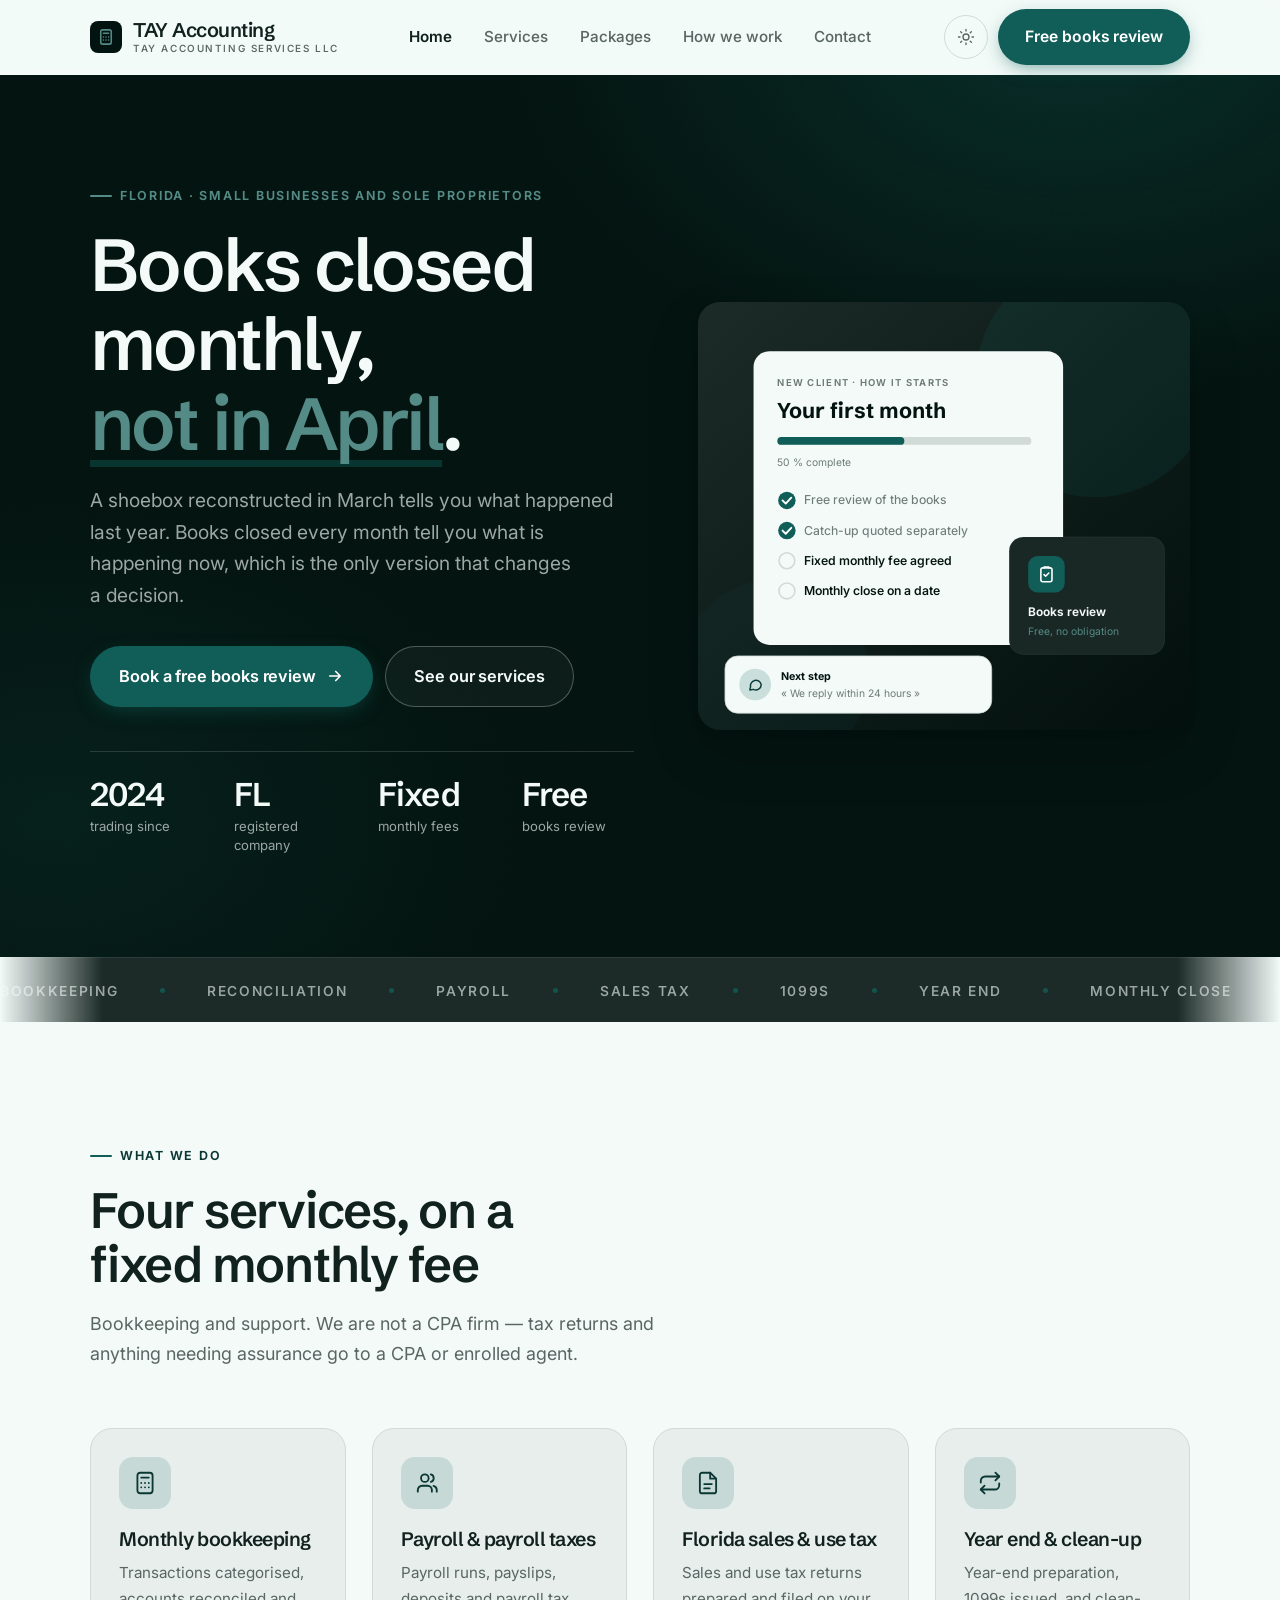
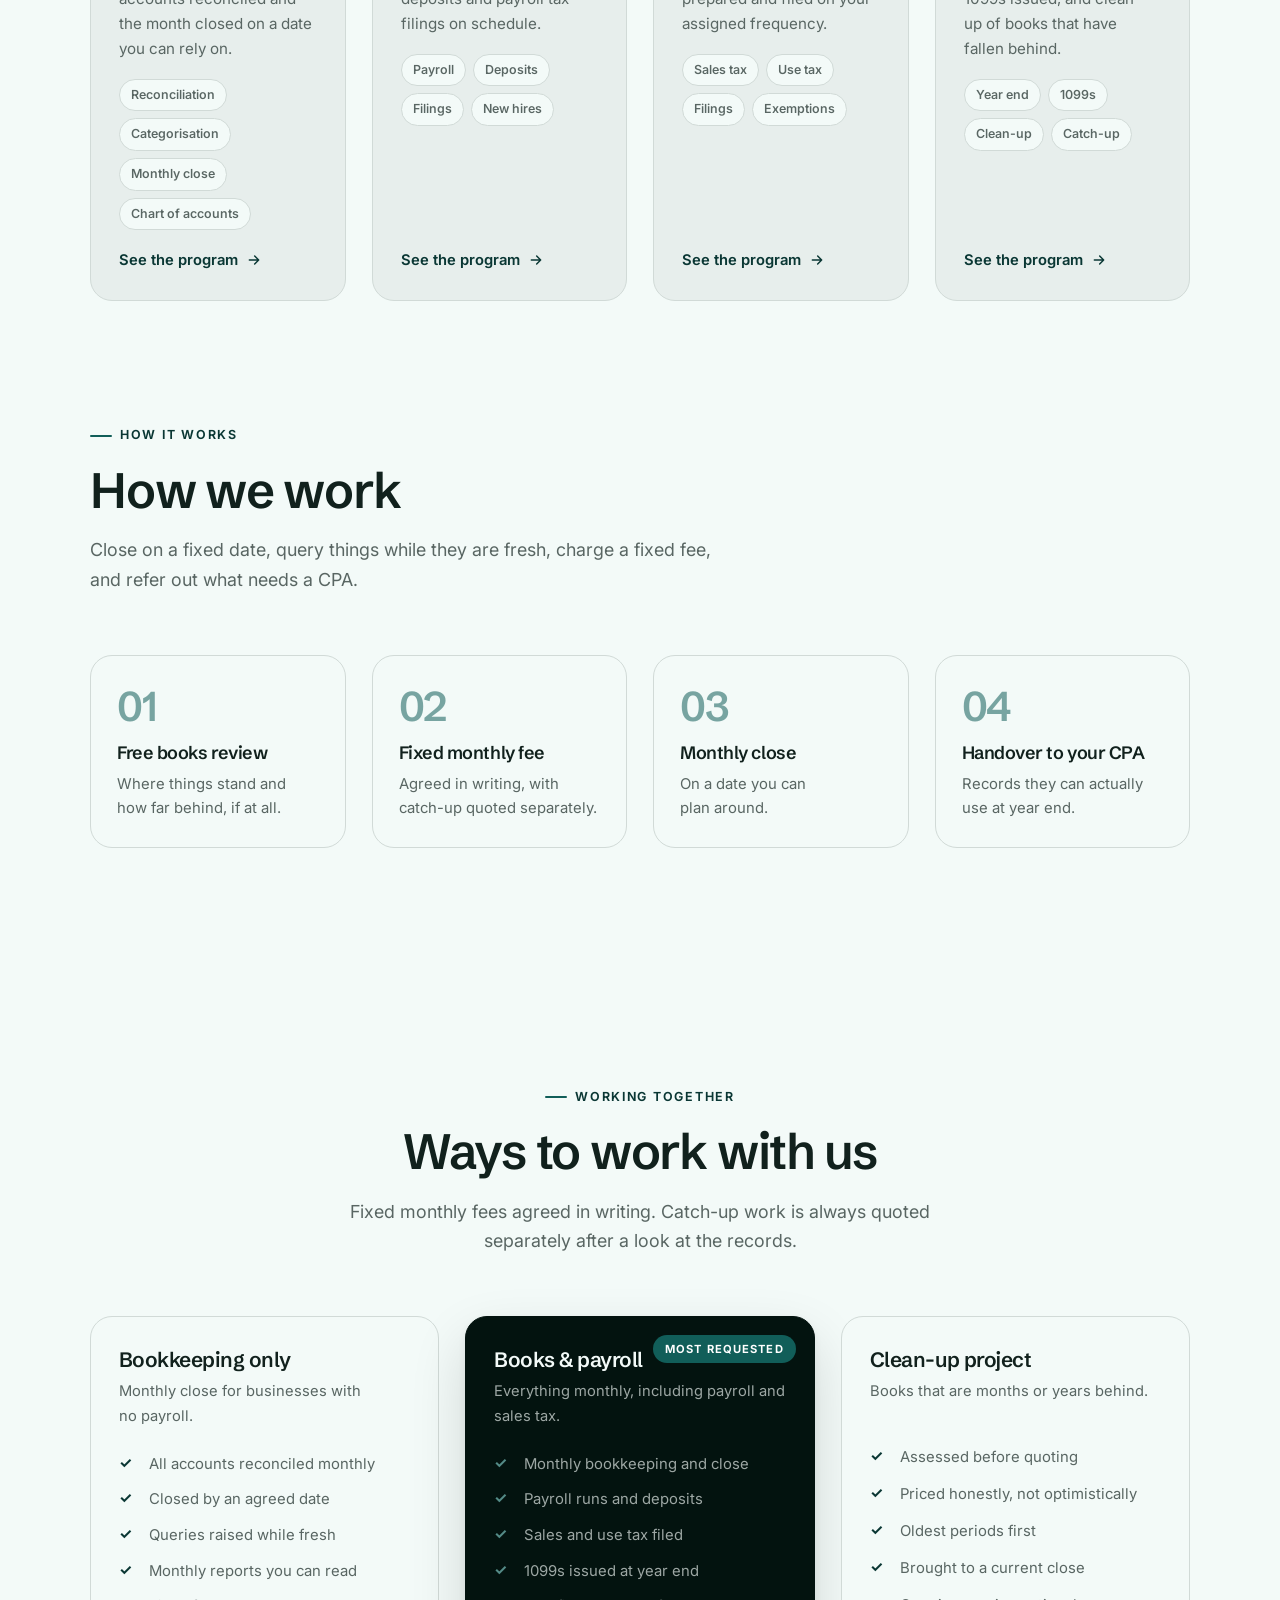
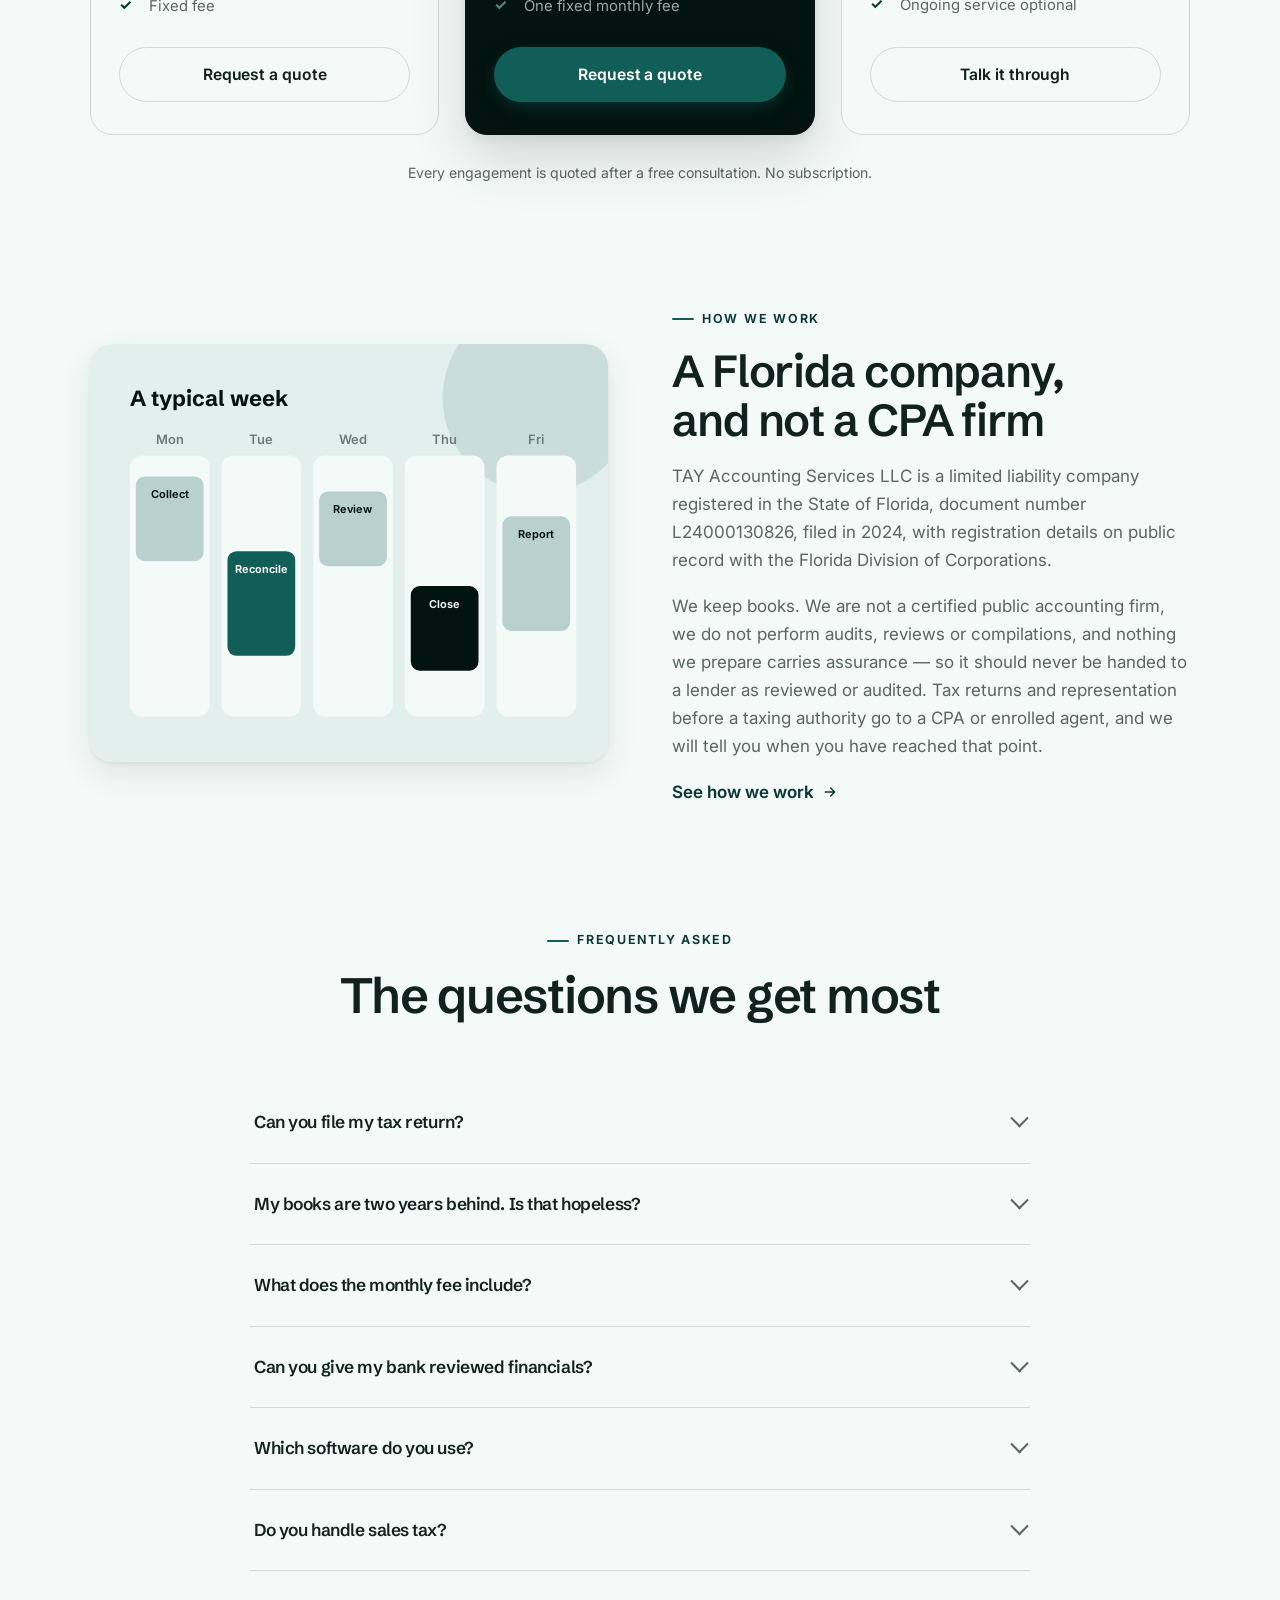
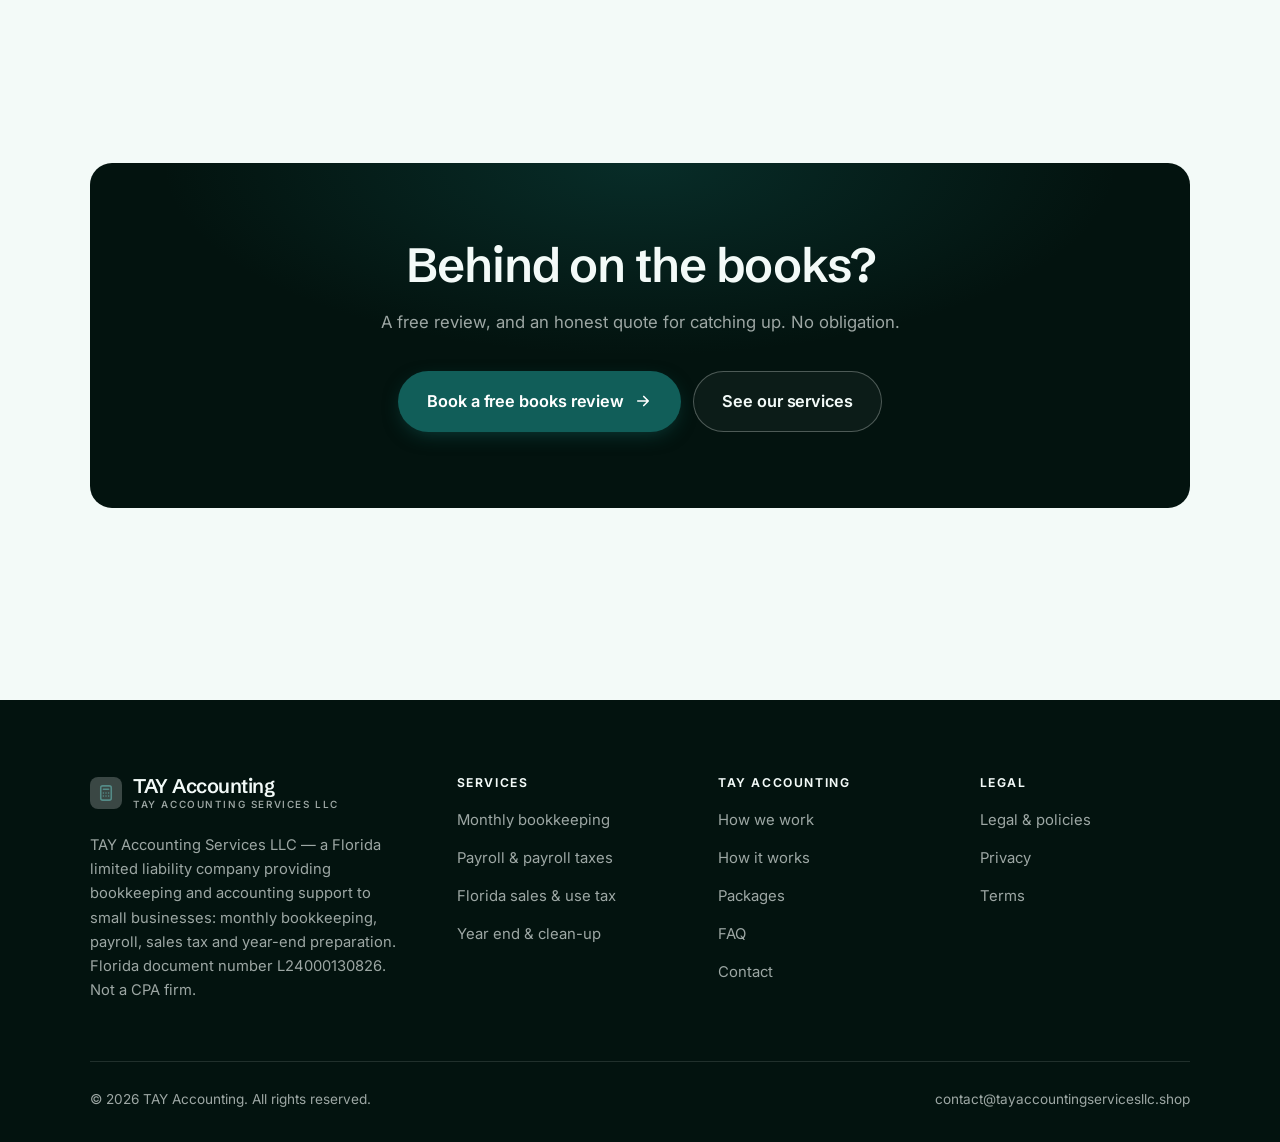
<file: index.html>
<!DOCTYPE html>
<html lang="en" class="no-js">
<head>
<meta charset="utf-8">
<meta name="viewport" content="width=device-width, initial-scale=1">
<title>TAY Accounting Services LLC — bookkeeping for small business</title>
<meta name="description" content="TAY Accounting Services LLC, a Florida bookkeeping company: monthly bookkeeping, payroll, Florida sales tax filing and year-end preparation for small businesses.">
<link rel="canonical" href="https://tayaccountingservicesllc.shop/">

<meta property="og:type" content="website">
<meta property="og:url" content="https://tayaccountingservicesllc.shop/">
<meta property="og:site_name" content="TAY Accounting">
<meta property="og:locale" content="en_US">
<meta property="og:title" content="TAY Accounting Services LLC — bookkeeping for small business">
<meta property="og:description" content="TAY Accounting Services LLC, a Florida bookkeeping company: monthly bookkeeping, payroll, Florida sales tax filing and year-end preparation for small businesses.">
<meta name="theme-color" content="#03130f">

<link rel="icon" href="assets/img/favicon.svg" type="image/svg+xml">
<link rel="preconnect" href="https://fonts.googleapis.com">
<link rel="preconnect" href="https://fonts.gstatic.com" crossorigin>
<link rel="stylesheet" href="https://fonts.googleapis.com/css2?family=Schibsted+Grotesk:wght@400..700&family=Inter:wght@400..700&display=swap">
<link rel="stylesheet" href="assets/css/style.css">

<!-- Thème appliqué avant le premier rendu (évite le flash) -->
<script>
document.documentElement.classList.remove('no-js');
(function(){try{var t=localStorage.getItem('site-theme');if(t){document.documentElement.setAttribute('data-theme',t);}}catch(e){}})();
</script>
<script type="application/ld+json">
{
  "@context": "https://schema.org",
  "@type": "Organization",
  "name": "TAY Accounting",
  "url": "https://tayaccountingservicesllc.shop/",
  "email": "contact@tayaccountingservicesllc.shop",
  "description": "TAY Accounting Services LLC, a Florida bookkeeping company: monthly bookkeeping, payroll, Florida sales tax filing and year-end preparation for small businesses.",
  "areaServed": "US",
  "knowsLanguage": "en"
}
</script>
</head>

<body>
<a class="skip-link" href="#main">Skip to main content</a>

<header class="site-header">
  <nav class="wrap nav" aria-label="Main navigation">
    <a class="brand" href="index.html">
      <svg class="brand__mark" viewBox="0 0 64 64" aria-hidden="true">
        <rect class="bm-bg" width="64" height="64" rx="16"/>
        <g class="bm-ic" transform="translate(14 14) scale(1.5)" fill="none" stroke-width="2.1" stroke-linecap="round" stroke-linejoin="round"><rect x="5" y="2.5" width="14" height="19" rx="2.5"/><path d="M8.5 7h7M8.5 12h.01M12 12h.01M15.5 12h.01M8.5 16h.01M12 16h.01M15.5 16h.01"/></g>
      </svg>
      <span>TAY Accounting<span class="brand__sub">TAY Accounting Services LLC</span></span>
    </a>

    <ul class="nav__links" id="nav-links">
      <li><a href="index.html" aria-current="page">Home</a></li>
      <li><a href="programs.html">Services</a></li>
      <li><a href="index.html#pricing">Packages</a></li>
      <li><a href="about.html">How we work</a></li>
      <li><a href="contact.html">Contact</a></li>
      <li><a class="btn btn--primary" href="contact.html">Free books review</a></li>
    </ul>

    <div class="nav__cta">
      <button class="theme-toggle" type="button" aria-label="Switch to dark theme">
        <svg class="icon-sun" viewBox="0 0 24 24" fill="none" stroke="currentColor" stroke-width="1.8" stroke-linecap="round" aria-hidden="true"><circle cx="12" cy="12" r="4"/><path d="M12 2v2m0 16v2M2 12h2m16 0h2M4.9 4.9l1.4 1.4m11.4 11.4 1.4 1.4M19.1 4.9l-1.4 1.4M6.3 17.7l-1.4 1.4"/></svg>
        <svg class="icon-moon" viewBox="0 0 24 24" fill="none" stroke="currentColor" stroke-width="1.8" stroke-linecap="round" stroke-linejoin="round" aria-hidden="true"><path d="M21 12.8A9 9 0 1 1 11.2 3a7 7 0 0 0 9.8 9.8z"/></svg>
      </button>
      <a class="btn btn--primary" href="contact.html">Free books review</a>
      <button class="nav__toggle" type="button" aria-expanded="false" aria-controls="nav-links" aria-label="Open menu">
        <svg class="icon-open" viewBox="0 0 24 24" fill="none" stroke="currentColor" stroke-width="2" stroke-linecap="round" aria-hidden="true"><path d="M3 6h18M3 12h18M3 18h18"/></svg>
        <svg class="icon-close" viewBox="0 0 24 24" fill="none" stroke="currentColor" stroke-width="2" stroke-linecap="round" aria-hidden="true"><path d="M6 6l12 12M18 6L6 18"/></svg>
      </button>
    </div>
  </nav>
</header>

<main id="main">

<section class="hero">
  <div class="wrap hero__inner">
    <div>
      <span class="eyebrow hero__eyebrow">Florida · Small businesses and sole proprietors</span>
      <h1>Books closed monthly,<br> <em>not in April</em>.</h1>
      <p class="hero__lede">A shoebox reconstructed in March tells you what happened last year. Books closed every month tell you what is happening now, which is the only version that changes a decision.</p>

      <div class="hero__actions">
        <a class="btn btn--primary btn--lg" href="contact.html">Book a free books review <svg viewBox="0 0 24 24" fill="none" stroke="currentColor" stroke-width="2.2" stroke-linecap="round" stroke-linejoin="round" aria-hidden="true"><path d="M5 12h14M13 6l6 6-6 6"/></svg></a>
        <a class="btn btn--on-dark btn--lg" href="programs.html">See our services</a>
      </div>

      <ul class="hero__proof">
        <li><span class="stat__num">2024</span><span class="stat__label">trading since</span></li>
        <li><span class="stat__num">FL</span><span class="stat__label">registered company</span></li>
        <li><span class="stat__num">Fixed</span><span class="stat__label">monthly fees</span></li>
        <li><span class="stat__num">Free</span><span class="stat__label">books review</span></li>
      </ul>
    </div>

    <div class="hero__art">
      <svg viewBox="0 0 620 540" role="img" aria-label="How bookkeeping with TAY Accounting starts, from free review to a monthly close date.">
        <defs>
          <linearGradient id="hbg" x1="0" y1="0" x2="1" y2="1">
            <stop offset="0" stop-color="#1c2b27"/><stop offset="1" stop-color="#020f0c"/>
          </linearGradient>
        </defs>
        <rect width="620" height="540" rx="22" fill="url(#hbg)"/>
        <circle cx="500" cy="96" r="150" fill="#115e59" opacity=".16"/>
        <circle cx="96" cy="470" r="120" fill="#115e59" opacity=".08"/>

        <g style="font-family: var(--font-body)">
          <!-- Carte programme -->
          <rect x="70" y="62" width="390" height="370" rx="20" fill="#f3faf8"/>
          <text x="100" y="106" font-size="12" font-weight="650" letter-spacing="1.6" fill="#6f7b78">NEW CLIENT · HOW IT STARTS</text>
          <text x="100" y="146" font-size="27" font-weight="700" fill="#03130f" style="font-family: var(--font-display)">Your first month</text>
          <rect x="100" y="170" width="320" height="10" rx="5" fill="#d1dad7"/>
          <rect x="100" y="170" width="160" height="10" rx="5" fill="#115e59"/>
          <text x="100" y="206" font-size="13" fill="#6f7b78">50 % complete</text>
          <circle cx="112" cy="250" r="11" fill="#115e59"/><path d="M106.5 250l4 4 7-7.5" fill="none" stroke="#ffffff" stroke-width="2.4" stroke-linecap="round" stroke-linejoin="round"/><text x="134" y="255" font-size="15.5" fill="#6f7b78" font-weight="450">Free review of the books</text>
          <circle cx="112" cy="288" r="11" fill="#115e59"/><path d="M106.5 288l4 4 7-7.5" fill="none" stroke="#ffffff" stroke-width="2.4" stroke-linecap="round" stroke-linejoin="round"/><text x="134" y="293" font-size="15.5" fill="#6f7b78" font-weight="450">Catch-up quoted separately</text>
          <circle cx="112" cy="326" r="10" fill="none" stroke="#d1dad7" stroke-width="2"/><text x="134" y="331" font-size="15.5" fill="#03130f" font-weight="560">Fixed monthly fee agreed</text>
          <circle cx="112" cy="364" r="10" fill="none" stroke="#d1dad7" stroke-width="2"/><text x="134" y="369" font-size="15.5" fill="#03130f" font-weight="560">Monthly close on a date</text>

          <!-- Carte séance -->
          <rect x="392" y="296" width="196" height="148" rx="18" fill="#1a2825" stroke="#ffffff" stroke-opacity=".08"/>
          <rect x="416" y="320" width="46" height="46" rx="12" fill="#115e59"/>
          <g transform="translate(427 331)" fill="none" stroke="#ffffff" color="#ffffff" stroke-width="2" stroke-linecap="round" stroke-linejoin="round"><rect x="5" y="4" width="14" height="17.5" rx="2.5"/><path d="M9 4V3h6v1M9 12.5l2 2 4-4"/></g>
          <text x="416" y="396" font-size="15" font-weight="650" fill="#f3faf8">Books review</text>
          <text x="416" y="420" font-size="13" fill="#548b87">Free, no obligation</text>

          <!-- Retour du coach -->
          <rect x="34" y="446" width="336" height="72" rx="16" fill="#f3faf8" stroke="#d1dad7"/>
          <circle cx="72" cy="482" r="20" fill="#cadedb"/>
          <g transform="translate(62 472) scale(.84)" fill="none" stroke="#0b3d3a" stroke-width="2.2" stroke-linecap="round" stroke-linejoin="round"><path d="M21 12a8 8 0 0 1-11.6 7.1L4 20l1-4.6A8 8 0 1 1 21 12z"/></g>
          <text x="104" y="476" font-size="13.5" font-weight="700" fill="#03130f">Next step</text>
          <text x="104" y="498" font-size="13" fill="#6f7b78">« We reply within 24 hours »</text>
        </g>
      </svg>
    </div>
  </div>
</section>

<div class="marquee" aria-hidden="true">
  <div class="marquee__track"><span>Bookkeeping</span><span>Reconciliation</span><span>Payroll</span><span>Sales tax</span><span>1099s</span><span>Year end</span><span>Monthly close</span><span>Chart of accounts</span><span>Clean-up</span><span>Fixed fees</span><span>Bookkeeping</span><span>Reconciliation</span><span>Payroll</span><span>Sales tax</span><span>1099s</span><span>Year end</span><span>Monthly close</span><span>Chart of accounts</span><span>Clean-up</span><span>Fixed fees</span></div>
</div>

<section class="section wrap" id="programs">
  <div class="section-head reveal">
    <span class="eyebrow">What we do</span>
    <h2>Four services, on a fixed monthly fee</h2>
    <p>Bookkeeping and support. We are not a CPA firm — tax returns and anything needing assurance go to a CPA or enrolled agent.</p>
  </div>
  <div class="grid grid--4 reveal-group">
    <a class="card" href="programs.html#bookkeeping">
      <div class="card__icon"><svg viewBox="0 0 24 24" fill="none" stroke="currentColor" stroke-width="1.7" stroke-linecap="round" stroke-linejoin="round" aria-hidden="true"><rect x="5" y="2.5" width="14" height="19" rx="2.5"/><path d="M8.5 7h7M8.5 12h.01M12 12h.01M15.5 12h.01M8.5 16h.01M12 16h.01M15.5 16h.01"/></svg></div>
      <h3>Monthly bookkeeping</h3>
      <p>Transactions categorised, accounts reconciled and the month closed on a date you can rely on.</p>
      <ul class="tags"><li>Reconciliation</li><li>Categorisation</li><li>Monthly close</li><li>Chart of accounts</li></ul>
      <span class="arrow-link">See the program <svg viewBox="0 0 24 24" fill="none" stroke="currentColor" stroke-width="2.2" stroke-linecap="round" stroke-linejoin="round" aria-hidden="true"><path d="M5 12h14M13 6l6 6-6 6"/></svg></span>
    </a>
    <a class="card" href="programs.html#payroll">
      <div class="card__icon"><svg viewBox="0 0 24 24" fill="none" stroke="currentColor" stroke-width="1.7" stroke-linecap="round" stroke-linejoin="round" aria-hidden="true"><path d="M16.5 20v-1.5a4 4 0 0 0-4-4h-5a4 4 0 0 0-4 4V20"/><circle cx="10" cy="7.5" r="3.5"/><path d="M21 20v-1.5a4 4 0 0 0-3-3.9M15.5 4.1a3.5 3.5 0 0 1 0 6.8"/></svg></div>
      <h3>Payroll &amp; payroll taxes</h3>
      <p>Payroll runs, payslips, deposits and payroll tax filings on schedule.</p>
      <ul class="tags"><li>Payroll</li><li>Deposits</li><li>Filings</li><li>New hires</li></ul>
      <span class="arrow-link">See the program <svg viewBox="0 0 24 24" fill="none" stroke="currentColor" stroke-width="2.2" stroke-linecap="round" stroke-linejoin="round" aria-hidden="true"><path d="M5 12h14M13 6l6 6-6 6"/></svg></span>
    </a>
    <a class="card" href="programs.html#salestax">
      <div class="card__icon"><svg viewBox="0 0 24 24" fill="none" stroke="currentColor" stroke-width="1.7" stroke-linecap="round" stroke-linejoin="round" aria-hidden="true"><path d="M14 2.5H6.5A2 2 0 0 0 4.5 4.5v15a2 2 0 0 0 2 2h11a2 2 0 0 0 2-2V8z"/><path d="M14 2.5V8h5.5M8.5 13h7M8.5 17h5"/></svg></div>
      <h3>Florida sales &amp; use tax</h3>
      <p>Sales and use tax returns prepared and filed on your assigned frequency.</p>
      <ul class="tags"><li>Sales tax</li><li>Use tax</li><li>Filings</li><li>Exemptions</li></ul>
      <span class="arrow-link">See the program <svg viewBox="0 0 24 24" fill="none" stroke="currentColor" stroke-width="2.2" stroke-linecap="round" stroke-linejoin="round" aria-hidden="true"><path d="M5 12h14M13 6l6 6-6 6"/></svg></span>
    </a>
    <a class="card" href="programs.html#yearend">
      <div class="card__icon"><svg viewBox="0 0 24 24" fill="none" stroke="currentColor" stroke-width="1.7" stroke-linecap="round" stroke-linejoin="round" aria-hidden="true"><path d="M17 2.5l3.5 3.5L17 9.5"/><path d="M3.5 11.5V10A4 4 0 0 1 7.5 6h13M7 21.5 3.5 18 7 14.5"/><path d="M20.5 12.5V14a4 4 0 0 1-4 4h-13"/></svg></div>
      <h3>Year end &amp; clean-up</h3>
      <p>Year-end preparation, 1099s issued, and clean-up of books that have fallen behind.</p>
      <ul class="tags"><li>Year end</li><li>1099s</li><li>Clean-up</li><li>Catch-up</li></ul>
      <span class="arrow-link">See the program <svg viewBox="0 0 24 24" fill="none" stroke="currentColor" stroke-width="2.2" stroke-linecap="round" stroke-linejoin="round" aria-hidden="true"><path d="M5 12h14M13 6l6 6-6 6"/></svg></span>
    </a>
  </div>
</section>

<section class="section section--flush wrap" id="how-it-works">
  <div class="section-head reveal">
    <span class="eyebrow">How it works</span>
    <h2>How we work</h2>
    <p>Close on a fixed date, query things while they are fresh, charge a fixed fee, and refer out what needs a CPA.</p>
  </div>
  <div class="grid grid--4 steps reveal-group">
    <article class="step">
      <h3>Free books review</h3>
      <p>Where things stand and how far behind, if at all.</p>
    </article>
    <article class="step">
      <h3>Fixed monthly fee</h3>
      <p>Agreed in writing, with catch-up quoted separately.</p>
    </article>
    <article class="step">
      <h3>Monthly close</h3>
      <p>On a date you can plan around.</p>
    </article>
    <article class="step">
      <h3>Handover to your CPA</h3>
      <p>Records they can actually use at year end.</p>
    </article>
  </div>
</section>

<section class="section wrap" id="pricing">
  <div class="section-head section-head--center reveal">
    <span class="eyebrow">Working together</span>
    <h2>Ways to work with us</h2>
    <p>Fixed monthly fees agreed in writing. Catch-up work is always quoted separately after a look at the records.</p>
  </div>
  <div class="grid grid--3 plans reveal-group">
    <article class="plan">
      
      <h3>Bookkeeping only</h3>
      <p class="plan__desc">Monthly close for businesses with no payroll.</p>
      
      <ul class="plan__features">
        <li>All accounts reconciled monthly</li>
        <li>Closed by an agreed date</li>
        <li>Queries raised while fresh</li>
        <li>Monthly reports you can read</li>
        <li>Fixed fee</li>
      </ul>
      <a class="btn btn--ghost btn--block" href="contact.html">Request a quote</a>
    </article>
    <article class="plan plan--featured">
      <span class="plan__tag">Most requested</span>
      <h3>Books &amp; payroll</h3>
      <p class="plan__desc">Everything monthly, including payroll and sales tax.</p>
      
      <ul class="plan__features">
        <li>Monthly bookkeeping and close</li>
        <li>Payroll runs and deposits</li>
        <li>Sales and use tax filed</li>
        <li>1099s issued at year end</li>
        <li>One fixed monthly fee</li>
      </ul>
      <a class="btn btn--primary btn--block" href="contact.html">Request a quote</a>
    </article>
    <article class="plan">
      
      <h3>Clean-up project</h3>
      <p class="plan__desc">Books that are months or years behind.</p>
      
      <ul class="plan__features">
        <li>Assessed before quoting</li>
        <li>Priced honestly, not optimistically</li>
        <li>Oldest periods first</li>
        <li>Brought to a current close</li>
        <li>Ongoing service optional</li>
      </ul>
      <a class="btn btn--ghost btn--block" href="contact.html">Talk it through</a>
    </article>
  </div>
  <p class="plans-note">Every engagement is quoted after a free consultation. No subscription.</p>
</section>

<section class="section section--flush wrap">
  <div class="split reveal">
    <div class="split__art">
      <svg viewBox="0 0 520 420" role="img" aria-label="Example of a typical week: Collect, Reconcile, Review, Close, Report.">
        <rect width="520" height="420" rx="20" fill="#e3efed"/>
        <circle cx="450" cy="54" r="96" fill="#115e59" opacity=".12"/>
        <g style="font-family: var(--font-body)">
        <text x="40" y="62" font-size="22" font-weight="700" fill="#03130f" style="font-family: var(--font-display)">A typical week</text>
        <text x="80" y="100" text-anchor="middle" font-size="13" font-weight="600" fill="#6f7b78">Mon</text>
        <rect x="40" y="112" width="80" height="262" rx="12" fill="#f3faf8"/>
        <rect x="46" y="133" width="68" height="85" rx="9" fill="#b8d1cf"/>
        <text x="80" y="155" text-anchor="middle" font-size="11" font-weight="650" fill="#03130f">Collect</text>
        <text x="172" y="100" text-anchor="middle" font-size="13" font-weight="600" fill="#6f7b78">Tue</text>
        <rect x="132" y="112" width="80" height="262" rx="12" fill="#f3faf8"/>
        <rect x="138" y="208" width="68" height="105" rx="9" fill="#115e59"/>
        <text x="172" y="230" text-anchor="middle" font-size="11" font-weight="650" fill="#ffffff">Reconcile</text>
        <text x="264" y="100" text-anchor="middle" font-size="13" font-weight="600" fill="#6f7b78">Wed</text>
        <rect x="224" y="112" width="80" height="262" rx="12" fill="#f3faf8"/>
        <rect x="230" y="148" width="68" height="75" rx="9" fill="#b8d1cf"/>
        <text x="264" y="170" text-anchor="middle" font-size="11" font-weight="650" fill="#03130f">Review</text>
        <text x="356" y="100" text-anchor="middle" font-size="13" font-weight="600" fill="#6f7b78">Thu</text>
        <rect x="316" y="112" width="80" height="262" rx="12" fill="#f3faf8"/>
        <rect x="322" y="243" width="68" height="85" rx="9" fill="#03130f"/>
        <text x="356" y="265" text-anchor="middle" font-size="11" font-weight="650" fill="#f3faf8">Close</text>
        <text x="448" y="100" text-anchor="middle" font-size="13" font-weight="600" fill="#6f7b78">Fri</text>
        <rect x="408" y="112" width="80" height="262" rx="12" fill="#f3faf8"/>
        <rect x="414" y="173" width="68" height="115" rx="9" fill="#b8d1cf"/>
        <text x="448" y="195" text-anchor="middle" font-size="11" font-weight="650" fill="#03130f">Report</text>
        </g>
      </svg>
    </div>
    <div>
      <span class="eyebrow">How we work</span>
      <h2>A Florida company, and not a CPA firm</h2>
      <p>TAY Accounting Services LLC is a limited liability company registered in the State of Florida, document number L24000130826, filed in 2024, with registration details on public record with the Florida Division of Corporations.</p>
      <p>We keep books. We are not a certified public accounting firm, we do not perform audits, reviews or compilations, and nothing we prepare carries assurance — so it should never be handed to a lender as reviewed or audited. Tax returns and representation before a taxing authority go to a CPA or enrolled agent, and we will tell you when you have reached that point.</p>
      <p><a class="arrow-link" href="about.html">See how we work <svg viewBox="0 0 24 24" fill="none" stroke="currentColor" stroke-width="2.2" stroke-linecap="round" stroke-linejoin="round" aria-hidden="true"><path d="M5 12h14M13 6l6 6-6 6"/></svg></a></p>
    </div>
  </div>
</section>

<section class="section section--flush wrap" id="faq">
  <div class="section-head section-head--center reveal">
    <span class="eyebrow">Frequently asked</span>
    <h2>The questions we get most</h2>
  </div>
  <div class="faq reveal">
    <details>
      <summary>Can you file my tax return?</summary>
      <p>No. We prepare the records your CPA or enrolled agent files from, and we will refer you if you do not have one. Keeping that line clear is to your benefit.</p>
    </details>
    <details>
      <summary>My books are two years behind. Is that hopeless?</summary>
      <p>No, and it is very common. Catch-up is quoted separately after we have looked, because anyone who prices it sight unseen is guessing.</p>
    </details>
    <details>
      <summary>What does the monthly fee include?</summary>
      <p>Stated in writing before we start. Catch-up work and one-off projects are always separate, so the monthly figure stays predictable.</p>
    </details>
    <details>
      <summary>Can you give my bank reviewed financials?</summary>
      <p>No. That is an attest service and requires a CPA firm. We can prepare the underlying records for a CPA to work from.</p>
    </details>
    <details>
      <summary>Which software do you use?</summary>
      <p>Whatever you already use, within reason. If you are on spreadsheets we will tell you honestly whether that is still working.</p>
    </details>
    <details>
      <summary>Do you handle sales tax?</summary>
      <p>Yes, including watching your assigned filing frequency, which the state changes more often than people expect.</p>
    </details>
  </div>
</section>

<section class="wrap section--tight">
  <div class="cta-band reveal">
    <h2>Behind on the books?</h2>
    <p>A free review, and an honest quote for catching up. No obligation.</p>
    <div class="hero__actions">
      <a class="btn btn--primary btn--lg" href="contact.html">Book a free books review <svg viewBox="0 0 24 24" fill="none" stroke="currentColor" stroke-width="2.2" stroke-linecap="round" stroke-linejoin="round" aria-hidden="true"><path d="M5 12h14M13 6l6 6-6 6"/></svg></a>
      <a class="btn btn--on-dark btn--lg" href="programs.html">See our services</a>
    </div>
  </div>
</section>

</main>

<footer class="site-footer">
  <div class="wrap">
    <div class="footer__grid">
      <div class="footer__brand">
        <a class="brand" href="index.html">
          <svg class="brand__mark" viewBox="0 0 64 64" aria-hidden="true">
        <rect class="bm-bg" width="64" height="64" rx="16"/>
        <g class="bm-ic" transform="translate(14 14) scale(1.5)" fill="none" stroke-width="2.1" stroke-linecap="round" stroke-linejoin="round"><rect x="5" y="2.5" width="14" height="19" rx="2.5"/><path d="M8.5 7h7M8.5 12h.01M12 12h.01M15.5 12h.01M8.5 16h.01M12 16h.01M15.5 16h.01"/></g>
      </svg>
          <span>TAY Accounting<span class="brand__sub">TAY Accounting Services LLC</span></span>
        </a>
        <p>TAY Accounting Services LLC — a Florida limited liability company providing bookkeeping and accounting support to small businesses: monthly bookkeeping, payroll, sales tax and year-end preparation. Florida document number L24000130826. Not a CPA firm.</p>
      </div>

      <div class="footer__col">
        <h4>Services</h4>
        <ul>
          <li><a href="programs.html#bookkeeping">Monthly bookkeeping</a></li>
          <li><a href="programs.html#payroll">Payroll &amp; payroll taxes</a></li>
          <li><a href="programs.html#salestax">Florida sales &amp; use tax</a></li>
          <li><a href="programs.html#yearend">Year end &amp; clean-up</a></li>
        </ul>
      </div>

      <div class="footer__col">
        <h4>TAY Accounting</h4>
        <ul>
          <li><a href="about.html">How we work</a></li>
          <li><a href="index.html#how-it-works">How it works</a></li>
          <li><a href="index.html#pricing">Packages</a></li>
          <li><a href="index.html#faq">FAQ</a></li>
          <li><a href="contact.html">Contact</a></li>
        </ul>
      </div>

      <div class="footer__col">
        <h4>Legal</h4>
        <ul>
          <li><a href="legal.html">Legal &amp; policies</a></li>
          <li><a href="legal.html#privacy">Privacy</a></li>
          <li><a href="legal.html#terms">Terms</a></li>
        </ul>
      </div>
    </div>

    <div class="footer__bottom">
      <p>© <span data-year>2026</span> TAY Accounting. All rights reserved.</p>
      <p><a href="mailto:contact@tayaccountingservicesllc.shop">contact@tayaccountingservicesllc.shop</a></p>
    </div>
  </div>
</footer>

<script src="assets/js/main.js" defer></script>
</body>
</html>
</file>
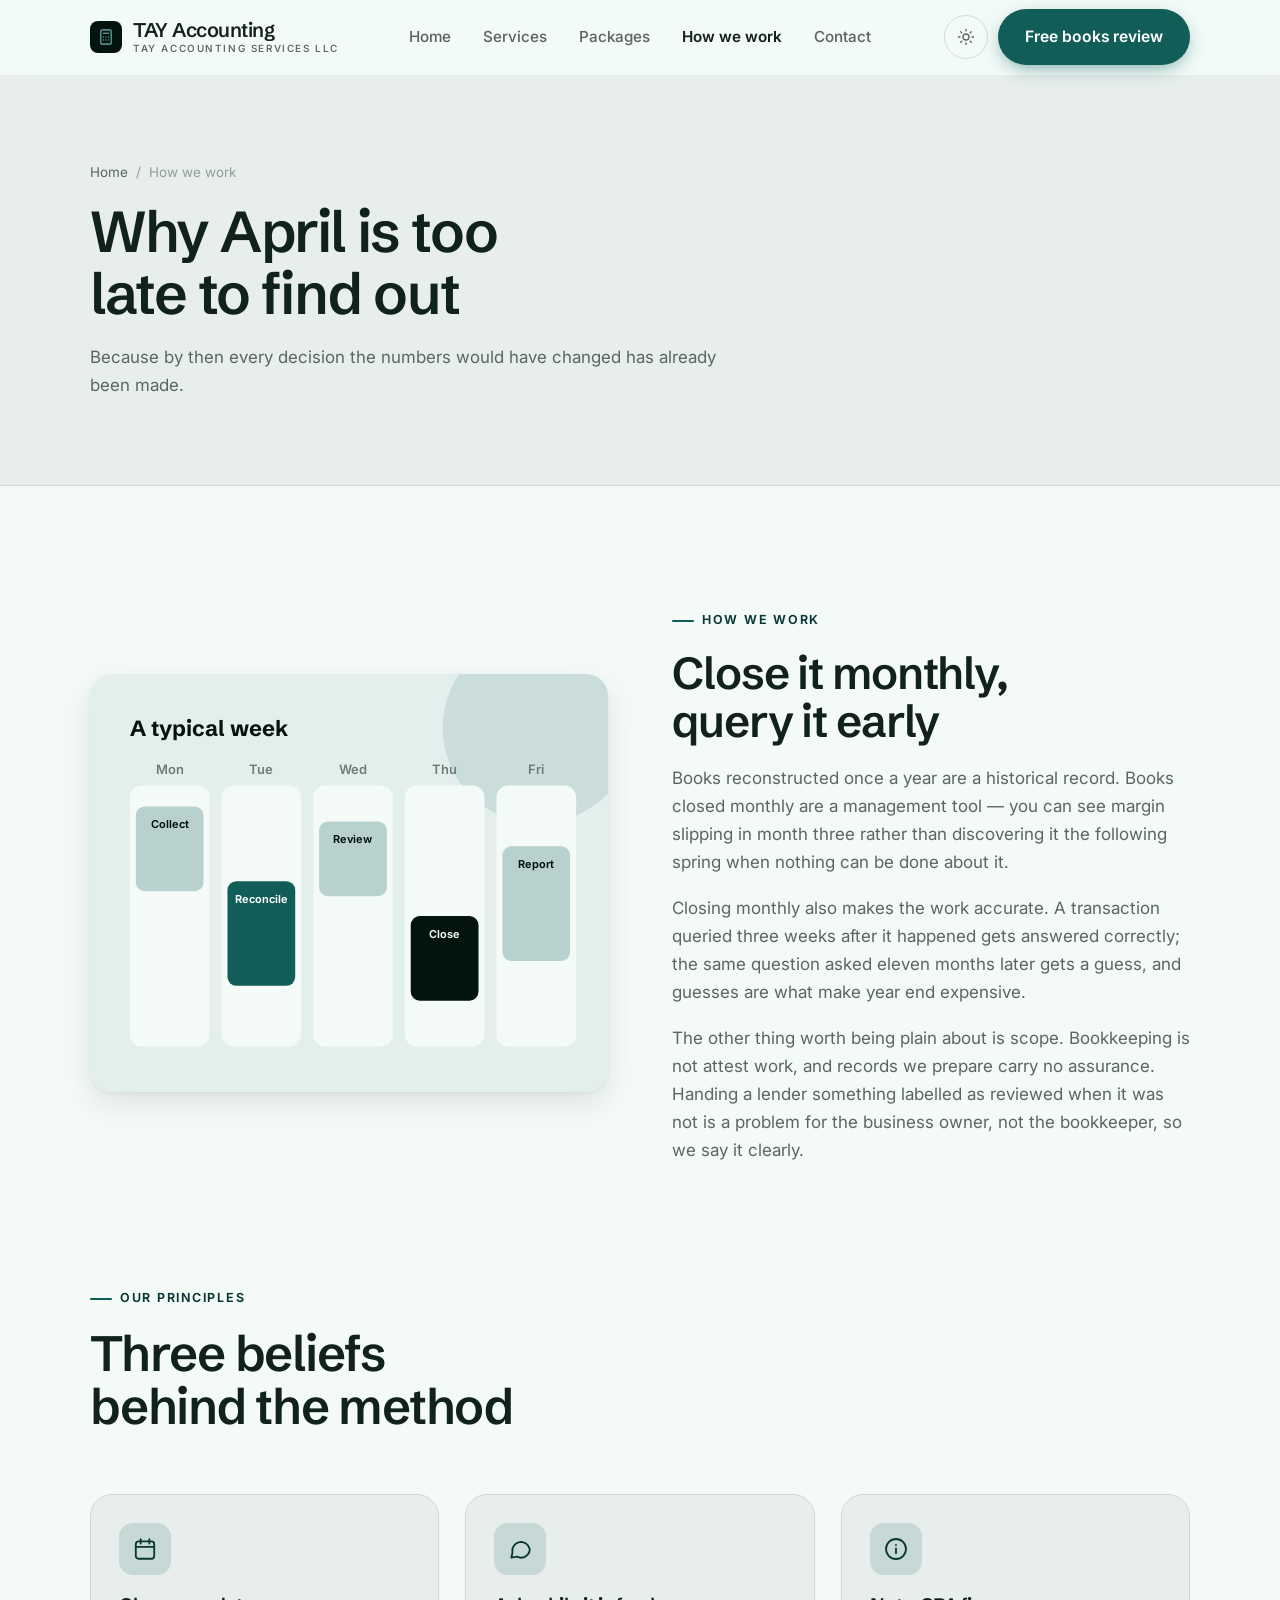
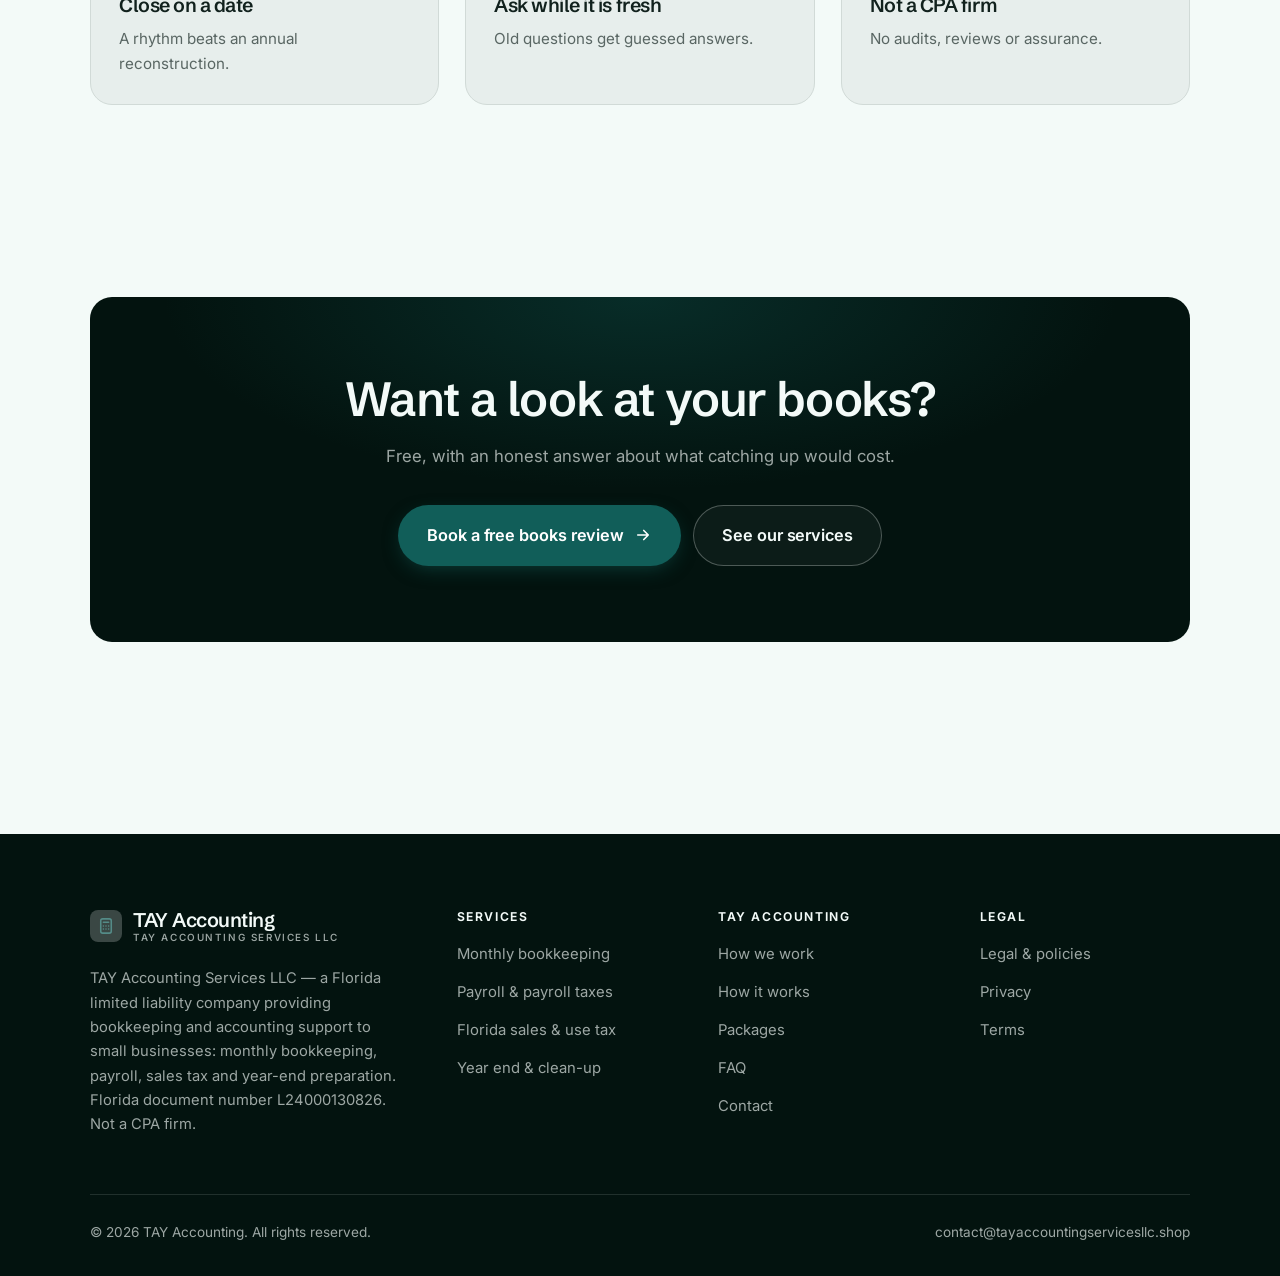
<file: about.html>
<!DOCTYPE html>
<html lang="en" class="no-js">
<head>
<meta charset="utf-8">
<meta name="viewport" content="width=device-width, initial-scale=1">
<title>How we work — TAY Accounting</title>
<meta name="description" content="About TAY Accounting Services LLC, a Florida bookkeeping company, document number L24000130826.">
<link rel="canonical" href="https://tayaccountingservicesllc.shop/about.html">

<meta property="og:type" content="website">
<meta property="og:url" content="https://tayaccountingservicesllc.shop/about.html">
<meta property="og:site_name" content="TAY Accounting">
<meta property="og:locale" content="en_US">
<meta property="og:title" content="How we work — TAY Accounting">
<meta property="og:description" content="About TAY Accounting Services LLC, a Florida bookkeeping company, document number L24000130826.">
<meta name="theme-color" content="#03130f">

<link rel="icon" href="assets/img/favicon.svg" type="image/svg+xml">
<link rel="preconnect" href="https://fonts.googleapis.com">
<link rel="preconnect" href="https://fonts.gstatic.com" crossorigin>
<link rel="stylesheet" href="https://fonts.googleapis.com/css2?family=Schibsted+Grotesk:wght@400..700&family=Inter:wght@400..700&display=swap">
<link rel="stylesheet" href="assets/css/style.css">

<!-- Thème appliqué avant le premier rendu (évite le flash) -->
<script>
document.documentElement.classList.remove('no-js');
(function(){try{var t=localStorage.getItem('site-theme');if(t){document.documentElement.setAttribute('data-theme',t);}}catch(e){}})();
</script>
</head>

<body>
<a class="skip-link" href="#main">Skip to main content</a>

<header class="site-header">
  <nav class="wrap nav" aria-label="Main navigation">
    <a class="brand" href="index.html">
      <svg class="brand__mark" viewBox="0 0 64 64" aria-hidden="true">
        <rect class="bm-bg" width="64" height="64" rx="16"/>
        <g class="bm-ic" transform="translate(14 14) scale(1.5)" fill="none" stroke-width="2.1" stroke-linecap="round" stroke-linejoin="round"><rect x="5" y="2.5" width="14" height="19" rx="2.5"/><path d="M8.5 7h7M8.5 12h.01M12 12h.01M15.5 12h.01M8.5 16h.01M12 16h.01M15.5 16h.01"/></g>
      </svg>
      <span>TAY Accounting<span class="brand__sub">TAY Accounting Services LLC</span></span>
    </a>

    <ul class="nav__links" id="nav-links">
      <li><a href="index.html">Home</a></li>
      <li><a href="programs.html">Services</a></li>
      <li><a href="index.html#pricing">Packages</a></li>
      <li><a href="about.html" aria-current="page">How we work</a></li>
      <li><a href="contact.html">Contact</a></li>
      <li><a class="btn btn--primary" href="contact.html">Free books review</a></li>
    </ul>

    <div class="nav__cta">
      <button class="theme-toggle" type="button" aria-label="Switch to dark theme">
        <svg class="icon-sun" viewBox="0 0 24 24" fill="none" stroke="currentColor" stroke-width="1.8" stroke-linecap="round" aria-hidden="true"><circle cx="12" cy="12" r="4"/><path d="M12 2v2m0 16v2M2 12h2m16 0h2M4.9 4.9l1.4 1.4m11.4 11.4 1.4 1.4M19.1 4.9l-1.4 1.4M6.3 17.7l-1.4 1.4"/></svg>
        <svg class="icon-moon" viewBox="0 0 24 24" fill="none" stroke="currentColor" stroke-width="1.8" stroke-linecap="round" stroke-linejoin="round" aria-hidden="true"><path d="M21 12.8A9 9 0 1 1 11.2 3a7 7 0 0 0 9.8 9.8z"/></svg>
      </button>
      <a class="btn btn--primary" href="contact.html">Free books review</a>
      <button class="nav__toggle" type="button" aria-expanded="false" aria-controls="nav-links" aria-label="Open menu">
        <svg class="icon-open" viewBox="0 0 24 24" fill="none" stroke="currentColor" stroke-width="2" stroke-linecap="round" aria-hidden="true"><path d="M3 6h18M3 12h18M3 18h18"/></svg>
        <svg class="icon-close" viewBox="0 0 24 24" fill="none" stroke="currentColor" stroke-width="2" stroke-linecap="round" aria-hidden="true"><path d="M6 6l12 12M18 6L6 18"/></svg>
      </button>
    </div>
  </nav>
</header>

<main id="main">

<section class="page-head">
  <div class="wrap">
    <nav class="breadcrumb" aria-label="Breadcrumb">
      <a href="index.html">Home</a><span>/</span><span aria-current="page">How we work</span>
    </nav>
    <h1>Why April is too late to find out</h1>
    <p>Because by then every decision the numbers would have changed has already been made.</p>
  </div>
</section>

<section class="section wrap">
  <div class="split reveal">
    <div class="split__art">
      <svg viewBox="0 0 520 420" role="img" aria-label="Example of a typical week: Collect, Reconcile, Review, Close, Report.">
        <rect width="520" height="420" rx="20" fill="#e3efed"/>
        <circle cx="450" cy="54" r="96" fill="#115e59" opacity=".12"/>
        <g style="font-family: var(--font-body)">
        <text x="40" y="62" font-size="22" font-weight="700" fill="#03130f" style="font-family: var(--font-display)">A typical week</text>
        <text x="80" y="100" text-anchor="middle" font-size="13" font-weight="600" fill="#6f7b78">Mon</text>
        <rect x="40" y="112" width="80" height="262" rx="12" fill="#f3faf8"/>
        <rect x="46" y="133" width="68" height="85" rx="9" fill="#b8d1cf"/>
        <text x="80" y="155" text-anchor="middle" font-size="11" font-weight="650" fill="#03130f">Collect</text>
        <text x="172" y="100" text-anchor="middle" font-size="13" font-weight="600" fill="#6f7b78">Tue</text>
        <rect x="132" y="112" width="80" height="262" rx="12" fill="#f3faf8"/>
        <rect x="138" y="208" width="68" height="105" rx="9" fill="#115e59"/>
        <text x="172" y="230" text-anchor="middle" font-size="11" font-weight="650" fill="#ffffff">Reconcile</text>
        <text x="264" y="100" text-anchor="middle" font-size="13" font-weight="600" fill="#6f7b78">Wed</text>
        <rect x="224" y="112" width="80" height="262" rx="12" fill="#f3faf8"/>
        <rect x="230" y="148" width="68" height="75" rx="9" fill="#b8d1cf"/>
        <text x="264" y="170" text-anchor="middle" font-size="11" font-weight="650" fill="#03130f">Review</text>
        <text x="356" y="100" text-anchor="middle" font-size="13" font-weight="600" fill="#6f7b78">Thu</text>
        <rect x="316" y="112" width="80" height="262" rx="12" fill="#f3faf8"/>
        <rect x="322" y="243" width="68" height="85" rx="9" fill="#03130f"/>
        <text x="356" y="265" text-anchor="middle" font-size="11" font-weight="650" fill="#f3faf8">Close</text>
        <text x="448" y="100" text-anchor="middle" font-size="13" font-weight="600" fill="#6f7b78">Fri</text>
        <rect x="408" y="112" width="80" height="262" rx="12" fill="#f3faf8"/>
        <rect x="414" y="173" width="68" height="115" rx="9" fill="#b8d1cf"/>
        <text x="448" y="195" text-anchor="middle" font-size="11" font-weight="650" fill="#03130f">Report</text>
        </g>
      </svg>
    </div>
    <div>
      <span class="eyebrow">How we work</span>
      <h2>Close it monthly, query it early</h2>
      <p>Books reconstructed once a year are a historical record. Books closed monthly are a management tool — you can see margin slipping in month three rather than discovering it the following spring when nothing can be done about it.</p>
      <p>Closing monthly also makes the work accurate. A transaction queried three weeks after it happened gets answered correctly; the same question asked eleven months later gets a guess, and guesses are what make year end expensive.</p>
      <p>The other thing worth being plain about is scope. Bookkeeping is not attest work, and records we prepare carry no assurance. Handing a lender something labelled as reviewed when it was not is a problem for the business owner, not the bookkeeper, so we say it clearly.</p>
      <!--
        TO DO: add a short introduction of the coach (name, real background),
        with a photo if possible. Do not invent credentials — see README.md.
      -->
    </div>
  </div>
</section>

<section class="section section--flush wrap">
  <div class="section-head reveal">
    <span class="eyebrow">Our principles</span>
    <h2>Three beliefs behind the method</h2>
  </div>
  <div class="grid grid--3 reveal-group">
    <article class="card">
      <div class="card__icon"><svg viewBox="0 0 24 24" fill="none" stroke="currentColor" stroke-width="1.7" stroke-linecap="round" stroke-linejoin="round" aria-hidden="true"><rect x="3.5" y="5" width="17" height="16" rx="2.5"/><path d="M8 3v4M16 3v4M3.5 10h17"/></svg></div>
      <h3>Close on a date</h3>
      <p>A rhythm beats an annual reconstruction.</p>
    </article>
    <article class="card">
      <div class="card__icon"><svg viewBox="0 0 24 24" fill="none" stroke="currentColor" stroke-width="1.7" stroke-linecap="round" stroke-linejoin="round" aria-hidden="true"><path d="M21 12a8 8 0 0 1-11.6 7.1L4 20l1-4.6A8 8 0 1 1 21 12z"/></svg></div>
      <h3>Ask while it is fresh</h3>
      <p>Old questions get guessed answers.</p>
    </article>
    <article class="card">
      <div class="card__icon"><svg viewBox="0 0 24 24" fill="none" stroke="currentColor" stroke-width="1.7" stroke-linecap="round" stroke-linejoin="round" aria-hidden="true"><circle cx="12" cy="12" r="9.2"/><path d="M12 16v-4.5M12 8.2v.1"/></svg></div>
      <h3>Not a CPA firm</h3>
      <p>No audits, reviews or assurance.</p>
    </article>
  </div>
</section>

<section class="wrap section--tight">
  <div class="cta-band reveal">
    <h2>Want a look at your books?</h2>
    <p>Free, with an honest answer about what catching up would cost.</p>
    <div class="hero__actions">
      <a class="btn btn--primary btn--lg" href="contact.html">Book a free books review <svg viewBox="0 0 24 24" fill="none" stroke="currentColor" stroke-width="2.2" stroke-linecap="round" stroke-linejoin="round" aria-hidden="true"><path d="M5 12h14M13 6l6 6-6 6"/></svg></a>
      <a class="btn btn--on-dark btn--lg" href="programs.html">See our services</a>
    </div>
  </div>
</section>

</main>

<footer class="site-footer">
  <div class="wrap">
    <div class="footer__grid">
      <div class="footer__brand">
        <a class="brand" href="index.html">
          <svg class="brand__mark" viewBox="0 0 64 64" aria-hidden="true">
        <rect class="bm-bg" width="64" height="64" rx="16"/>
        <g class="bm-ic" transform="translate(14 14) scale(1.5)" fill="none" stroke-width="2.1" stroke-linecap="round" stroke-linejoin="round"><rect x="5" y="2.5" width="14" height="19" rx="2.5"/><path d="M8.5 7h7M8.5 12h.01M12 12h.01M15.5 12h.01M8.5 16h.01M12 16h.01M15.5 16h.01"/></g>
      </svg>
          <span>TAY Accounting<span class="brand__sub">TAY Accounting Services LLC</span></span>
        </a>
        <p>TAY Accounting Services LLC — a Florida limited liability company providing bookkeeping and accounting support to small businesses: monthly bookkeeping, payroll, sales tax and year-end preparation. Florida document number L24000130826. Not a CPA firm.</p>
      </div>

      <div class="footer__col">
        <h4>Services</h4>
        <ul>
          <li><a href="programs.html#bookkeeping">Monthly bookkeeping</a></li>
          <li><a href="programs.html#payroll">Payroll &amp; payroll taxes</a></li>
          <li><a href="programs.html#salestax">Florida sales &amp; use tax</a></li>
          <li><a href="programs.html#yearend">Year end &amp; clean-up</a></li>
        </ul>
      </div>

      <div class="footer__col">
        <h4>TAY Accounting</h4>
        <ul>
          <li><a href="about.html">How we work</a></li>
          <li><a href="index.html#how-it-works">How it works</a></li>
          <li><a href="index.html#pricing">Packages</a></li>
          <li><a href="index.html#faq">FAQ</a></li>
          <li><a href="contact.html">Contact</a></li>
        </ul>
      </div>

      <div class="footer__col">
        <h4>Legal</h4>
        <ul>
          <li><a href="legal.html">Legal &amp; policies</a></li>
          <li><a href="legal.html#privacy">Privacy</a></li>
          <li><a href="legal.html#terms">Terms</a></li>
        </ul>
      </div>
    </div>

    <div class="footer__bottom">
      <p>© <span data-year>2026</span> TAY Accounting. All rights reserved.</p>
      <p><a href="mailto:contact@tayaccountingservicesllc.shop">contact@tayaccountingservicesllc.shop</a></p>
    </div>
  </div>
</footer>

<script src="assets/js/main.js" defer></script>
</body>
</html>
</file>
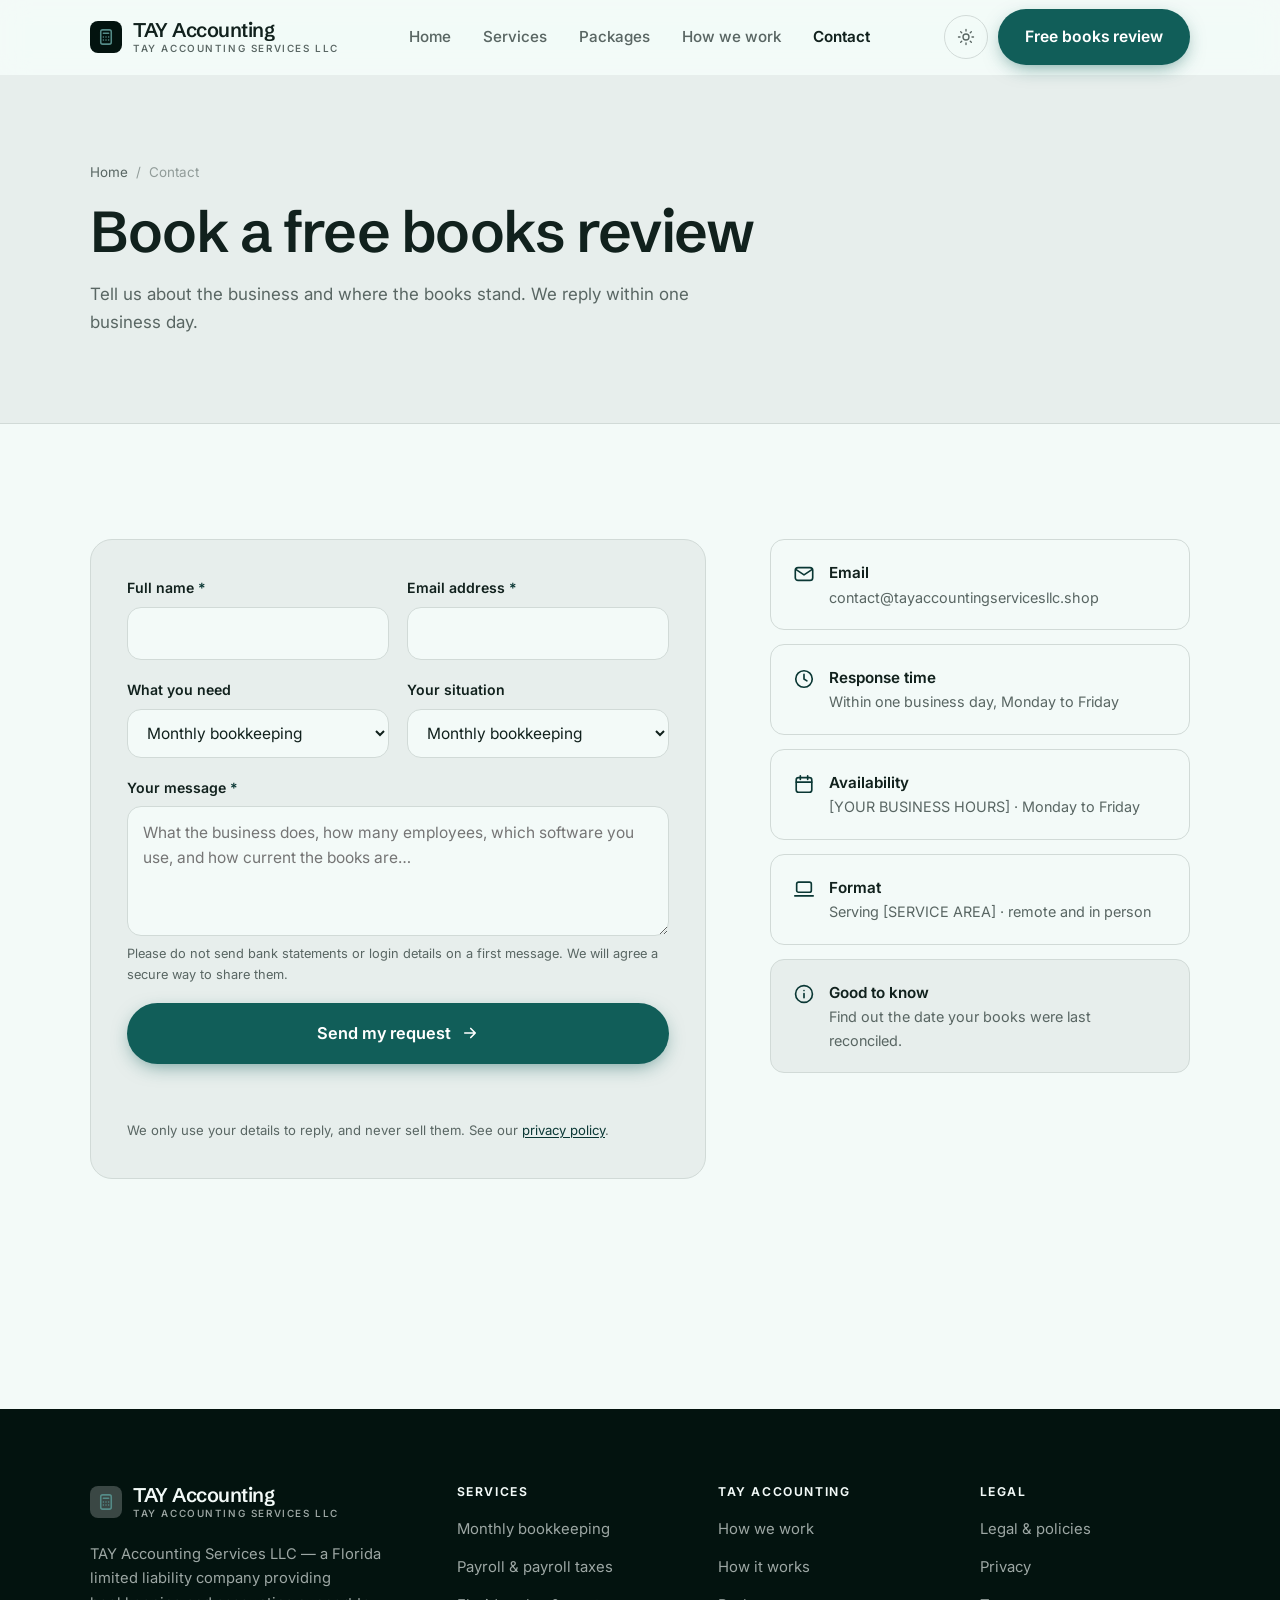
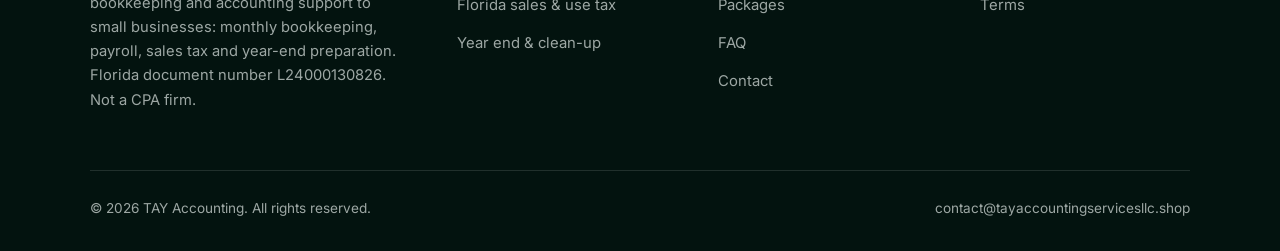
<file: contact.html>
<!DOCTYPE html>
<html lang="en" class="no-js">
<head>
<meta charset="utf-8">
<meta name="viewport" content="width=device-width, initial-scale=1">
<title>Contact — TAY Accounting</title>
<meta name="description" content="Contact TAY Accounting Services LLC. We reply within one business day.">
<link rel="canonical" href="https://tayaccountingservicesllc.shop/contact.html">

<meta property="og:type" content="website">
<meta property="og:url" content="https://tayaccountingservicesllc.shop/contact.html">
<meta property="og:site_name" content="TAY Accounting">
<meta property="og:locale" content="en_US">
<meta property="og:title" content="Contact — TAY Accounting">
<meta property="og:description" content="Contact TAY Accounting Services LLC. We reply within one business day.">
<meta name="theme-color" content="#03130f">

<link rel="icon" href="assets/img/favicon.svg" type="image/svg+xml">
<link rel="preconnect" href="https://fonts.googleapis.com">
<link rel="preconnect" href="https://fonts.gstatic.com" crossorigin>
<link rel="stylesheet" href="https://fonts.googleapis.com/css2?family=Schibsted+Grotesk:wght@400..700&family=Inter:wght@400..700&display=swap">
<link rel="stylesheet" href="assets/css/style.css">

<!-- Thème appliqué avant le premier rendu (évite le flash) -->
<script>
document.documentElement.classList.remove('no-js');
(function(){try{var t=localStorage.getItem('site-theme');if(t){document.documentElement.setAttribute('data-theme',t);}}catch(e){}})();
</script>
</head>

<body>
<a class="skip-link" href="#main">Skip to main content</a>

<header class="site-header">
  <nav class="wrap nav" aria-label="Main navigation">
    <a class="brand" href="index.html">
      <svg class="brand__mark" viewBox="0 0 64 64" aria-hidden="true">
        <rect class="bm-bg" width="64" height="64" rx="16"/>
        <g class="bm-ic" transform="translate(14 14) scale(1.5)" fill="none" stroke-width="2.1" stroke-linecap="round" stroke-linejoin="round"><rect x="5" y="2.5" width="14" height="19" rx="2.5"/><path d="M8.5 7h7M8.5 12h.01M12 12h.01M15.5 12h.01M8.5 16h.01M12 16h.01M15.5 16h.01"/></g>
      </svg>
      <span>TAY Accounting<span class="brand__sub">TAY Accounting Services LLC</span></span>
    </a>

    <ul class="nav__links" id="nav-links">
      <li><a href="index.html">Home</a></li>
      <li><a href="programs.html">Services</a></li>
      <li><a href="index.html#pricing">Packages</a></li>
      <li><a href="about.html">How we work</a></li>
      <li><a href="contact.html" aria-current="page">Contact</a></li>
      <li><a class="btn btn--primary" href="contact.html">Free books review</a></li>
    </ul>

    <div class="nav__cta">
      <button class="theme-toggle" type="button" aria-label="Switch to dark theme">
        <svg class="icon-sun" viewBox="0 0 24 24" fill="none" stroke="currentColor" stroke-width="1.8" stroke-linecap="round" aria-hidden="true"><circle cx="12" cy="12" r="4"/><path d="M12 2v2m0 16v2M2 12h2m16 0h2M4.9 4.9l1.4 1.4m11.4 11.4 1.4 1.4M19.1 4.9l-1.4 1.4M6.3 17.7l-1.4 1.4"/></svg>
        <svg class="icon-moon" viewBox="0 0 24 24" fill="none" stroke="currentColor" stroke-width="1.8" stroke-linecap="round" stroke-linejoin="round" aria-hidden="true"><path d="M21 12.8A9 9 0 1 1 11.2 3a7 7 0 0 0 9.8 9.8z"/></svg>
      </button>
      <a class="btn btn--primary" href="contact.html">Free books review</a>
      <button class="nav__toggle" type="button" aria-expanded="false" aria-controls="nav-links" aria-label="Open menu">
        <svg class="icon-open" viewBox="0 0 24 24" fill="none" stroke="currentColor" stroke-width="2" stroke-linecap="round" aria-hidden="true"><path d="M3 6h18M3 12h18M3 18h18"/></svg>
        <svg class="icon-close" viewBox="0 0 24 24" fill="none" stroke="currentColor" stroke-width="2" stroke-linecap="round" aria-hidden="true"><path d="M6 6l12 12M18 6L6 18"/></svg>
      </button>
    </div>
  </nav>
</header>

<main id="main">

<section class="page-head">
  <div class="wrap">
    <nav class="breadcrumb" aria-label="Breadcrumb">
      <a href="index.html">Home</a><span>/</span><span aria-current="page">Contact</span>
    </nav>
    <h1>Book a free books review</h1>
    <p>Tell us about the business and where the books stand. We reply within one business day.</p>
  </div>
</section>

<section class="section wrap">
  <div class="form-layout">

    <!--
      FORM: the action attribute holds a placeholder id. Create a free form at
      https://formspree.io and replace VOTRE_ID_FORMSPREE. Until then, the button
      opens the visitor's email app with a pre-filled message to contact@tayaccountingservicesllc.shop.
    -->
    <form class="form" id="contact-form" action="https://formspree.io/f/VOTRE_ID_FORMSPREE" method="POST"
          data-email="contact@tayaccountingservicesllc.shop" data-subject="Bookkeeping enquiry"
          data-msg-mail="Your email app will open with the message ready to send." data-msg-sending="Sending…"
          data-msg-ok="Thanks! Your message is on its way. We reply within one business day." data-msg-err="Sending failed. Please email us directly at">
      <div class="form__row">
        <div class="field">
          <label for="nom">Full name <span class="req" aria-hidden="true">*</span></label>
          <input type="text" id="nom" name="nom" autocomplete="name" required>
        </div>
        <div class="field">
          <label for="email">Email address <span class="req" aria-hidden="true">*</span></label>
          <input type="email" id="email" name="email" autocomplete="email" required>
        </div>
      </div>

      <div class="form__row">
        <div class="field">
          <label for="programme">What you need</label>
          <select id="programme" name="programme">
            <option>Monthly bookkeeping</option>
            <option>Payroll &amp; payroll taxes</option>
            <option>Florida sales &amp; use tax</option>
            <option>Year end &amp; clean-up</option>
            <option>Not sure yet</option>
          </select>
        </div>
        <div class="field">
          <label for="niveau">Your situation</label>
          <select id="niveau" name="niveau">
            <option>Monthly bookkeeping</option>
            <option>Books behind, need catch-up</option>
            <option>Payroll and sales tax</option>
            <option>Starting a new business</option>
          </select>
        </div>
      </div>

      <div class="field">
        <label for="message">Your message <span class="req" aria-hidden="true">*</span></label>
        <textarea id="message" name="message" required placeholder="What the business does, how many employees, which software you use, and how current the books are…"></textarea>
        <span class="field__hint">Please do not send bank statements or login details on a first message. We will agree a secure way to share them.</span>
      </div>

      <!-- Bot trap: hidden from humans -->
      <div class="visually-hidden" aria-hidden="true">
        <label for="site-web">Leave this field empty</label>
        <input type="text" id="site-web" name="_gotcha" tabindex="-1" autocomplete="off">
      </div>

      <button class="btn btn--primary btn--lg" type="submit">Send my request <svg viewBox="0 0 24 24" fill="none" stroke="currentColor" stroke-width="2.2" stroke-linecap="round" stroke-linejoin="round" aria-hidden="true"><path d="M5 12h14M13 6l6 6-6 6"/></svg></button>

      <p id="form-status" class="form__status" role="status" aria-live="polite"></p>

      <p class="form__note">
        We only use your details to reply, and never sell them. See our <a href="legal.html#privacy">privacy policy</a>.
      </p>
    </form>

    <aside class="contact-aside">
      <div class="contact-card">
        <svg viewBox="0 0 24 24" fill="none" stroke="currentColor" stroke-width="1.8" stroke-linecap="round" stroke-linejoin="round" aria-hidden="true"><rect x="2.5" y="5" width="19" height="14" rx="3"/><path d="M3 7l9 6 9-6"/></svg>
        <div><b>Email</b><a href="mailto:contact@tayaccountingservicesllc.shop">contact@tayaccountingservicesllc.shop</a></div>
      </div>
      <div class="contact-card">
        <svg viewBox="0 0 24 24" fill="none" stroke="currentColor" stroke-width="1.8" stroke-linecap="round" stroke-linejoin="round" aria-hidden="true"><circle cx="12" cy="12" r="9"/><path d="M12 7v5l3.2 2"/></svg>
        <div><b>Response time</b><span>Within one business day, Monday to Friday</span></div>
      </div>
      <div class="contact-card">
        <svg viewBox="0 0 24 24" fill="none" stroke="currentColor" stroke-width="1.8" stroke-linecap="round" stroke-linejoin="round" aria-hidden="true"><rect x="3.5" y="5" width="17" height="16" rx="2.5"/><path d="M8 3v4M16 3v4M3.5 10h17"/></svg>
        <div><b>Availability</b><span>[YOUR BUSINESS HOURS] · Monday to Friday</span></div>
      </div>
      <div class="contact-card">
        <svg viewBox="0 0 24 24" fill="none" stroke="currentColor" stroke-width="1.8" stroke-linecap="round" stroke-linejoin="round" aria-hidden="true"><rect x="4" y="4.5" width="16" height="11" rx="2"/><path d="M2 19.5h20"/></svg>
        <div><b>Format</b><span>Serving [SERVICE AREA] · remote and in person</span></div>
      </div>
      <div class="contact-card contact-card--soft">
        <svg viewBox="0 0 24 24" fill="none" stroke="currentColor" stroke-width="1.8" stroke-linecap="round" stroke-linejoin="round" aria-hidden="true"><circle cx="12" cy="12" r="9.2"/><path d="M12 16v-4.5M12 8.2v.1"/></svg>
        <div><b>Good to know</b><span>Find out the date your books were last reconciled.</span></div>
      </div>
    </aside>

  </div>
</section>

</main>

<footer class="site-footer">
  <div class="wrap">
    <div class="footer__grid">
      <div class="footer__brand">
        <a class="brand" href="index.html">
          <svg class="brand__mark" viewBox="0 0 64 64" aria-hidden="true">
        <rect class="bm-bg" width="64" height="64" rx="16"/>
        <g class="bm-ic" transform="translate(14 14) scale(1.5)" fill="none" stroke-width="2.1" stroke-linecap="round" stroke-linejoin="round"><rect x="5" y="2.5" width="14" height="19" rx="2.5"/><path d="M8.5 7h7M8.5 12h.01M12 12h.01M15.5 12h.01M8.5 16h.01M12 16h.01M15.5 16h.01"/></g>
      </svg>
          <span>TAY Accounting<span class="brand__sub">TAY Accounting Services LLC</span></span>
        </a>
        <p>TAY Accounting Services LLC — a Florida limited liability company providing bookkeeping and accounting support to small businesses: monthly bookkeeping, payroll, sales tax and year-end preparation. Florida document number L24000130826. Not a CPA firm.</p>
      </div>

      <div class="footer__col">
        <h4>Services</h4>
        <ul>
          <li><a href="programs.html#bookkeeping">Monthly bookkeeping</a></li>
          <li><a href="programs.html#payroll">Payroll &amp; payroll taxes</a></li>
          <li><a href="programs.html#salestax">Florida sales &amp; use tax</a></li>
          <li><a href="programs.html#yearend">Year end &amp; clean-up</a></li>
        </ul>
      </div>

      <div class="footer__col">
        <h4>TAY Accounting</h4>
        <ul>
          <li><a href="about.html">How we work</a></li>
          <li><a href="index.html#how-it-works">How it works</a></li>
          <li><a href="index.html#pricing">Packages</a></li>
          <li><a href="index.html#faq">FAQ</a></li>
          <li><a href="contact.html">Contact</a></li>
        </ul>
      </div>

      <div class="footer__col">
        <h4>Legal</h4>
        <ul>
          <li><a href="legal.html">Legal &amp; policies</a></li>
          <li><a href="legal.html#privacy">Privacy</a></li>
          <li><a href="legal.html#terms">Terms</a></li>
        </ul>
      </div>
    </div>

    <div class="footer__bottom">
      <p>© <span data-year>2026</span> TAY Accounting. All rights reserved.</p>
      <p><a href="mailto:contact@tayaccountingservicesllc.shop">contact@tayaccountingservicesllc.shop</a></p>
    </div>
  </div>
</footer>

<script src="assets/js/main.js" defer></script>
</body>
</html>
</file>
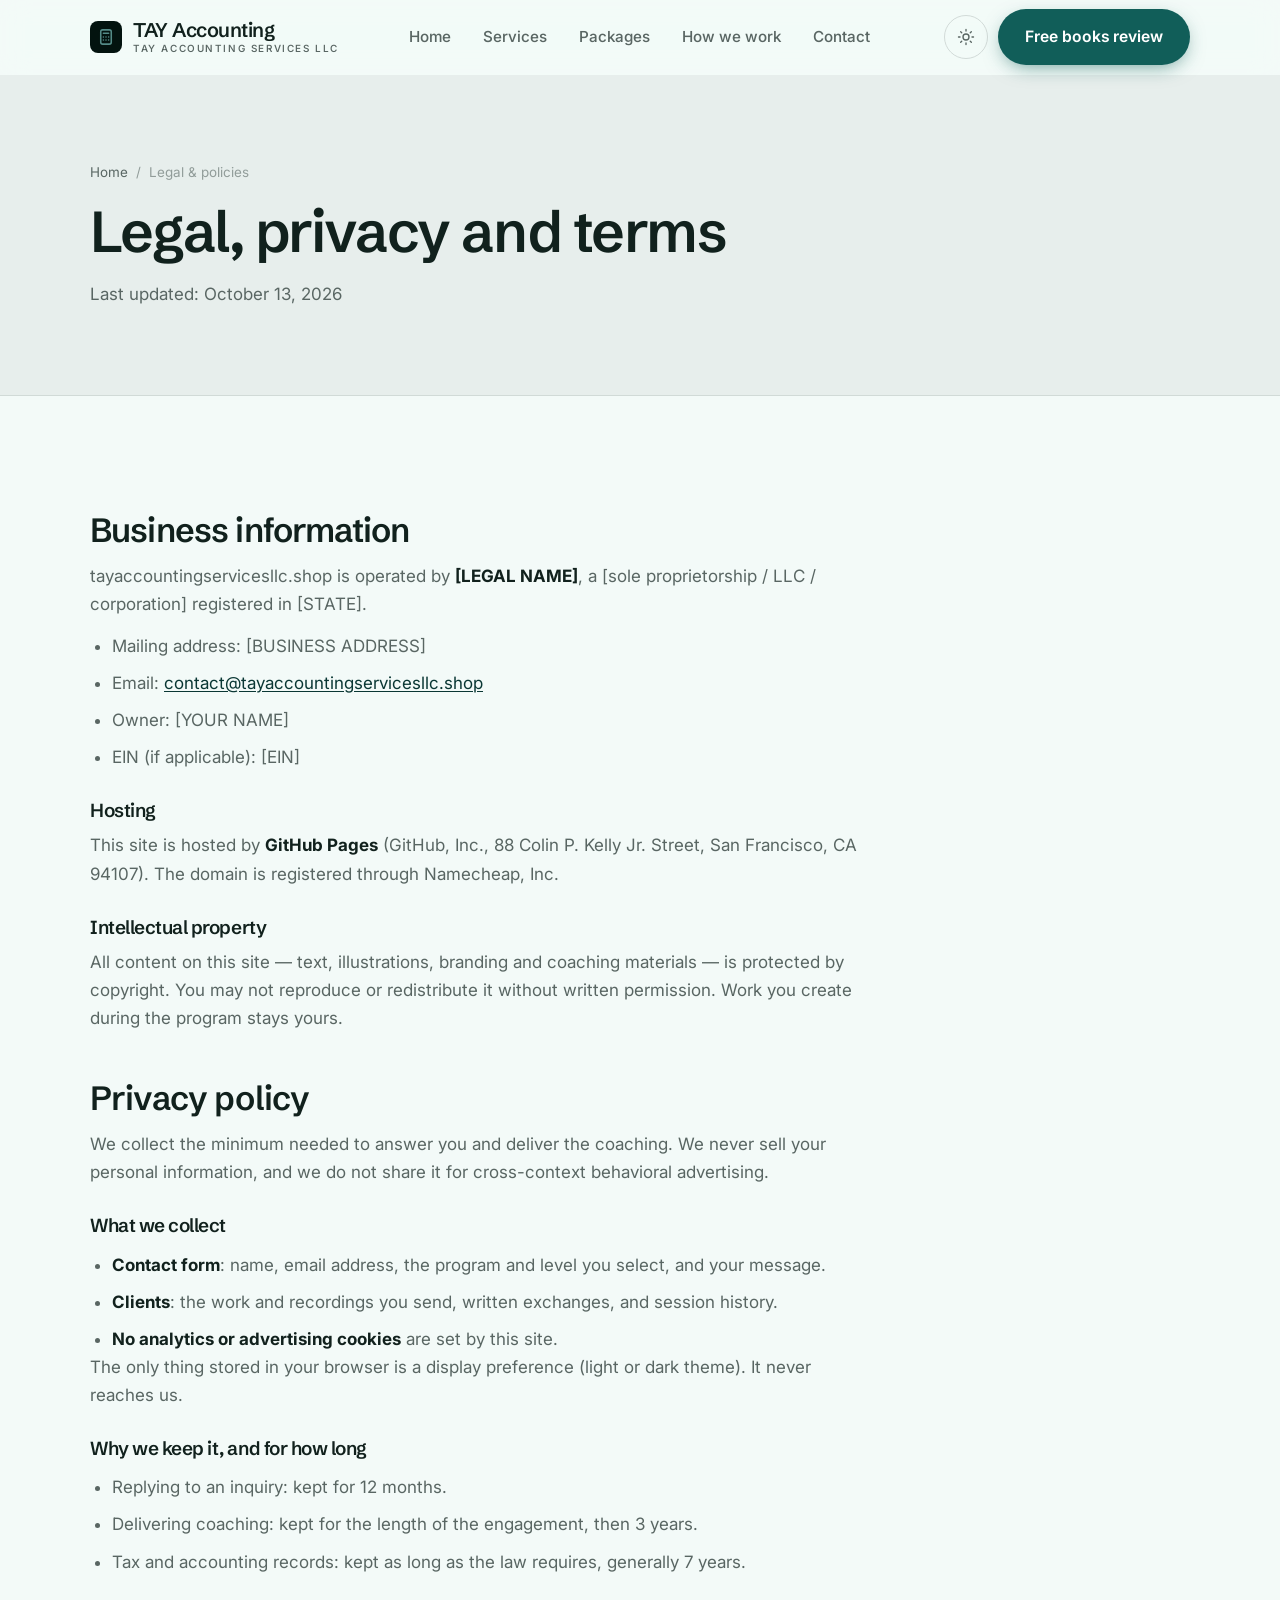
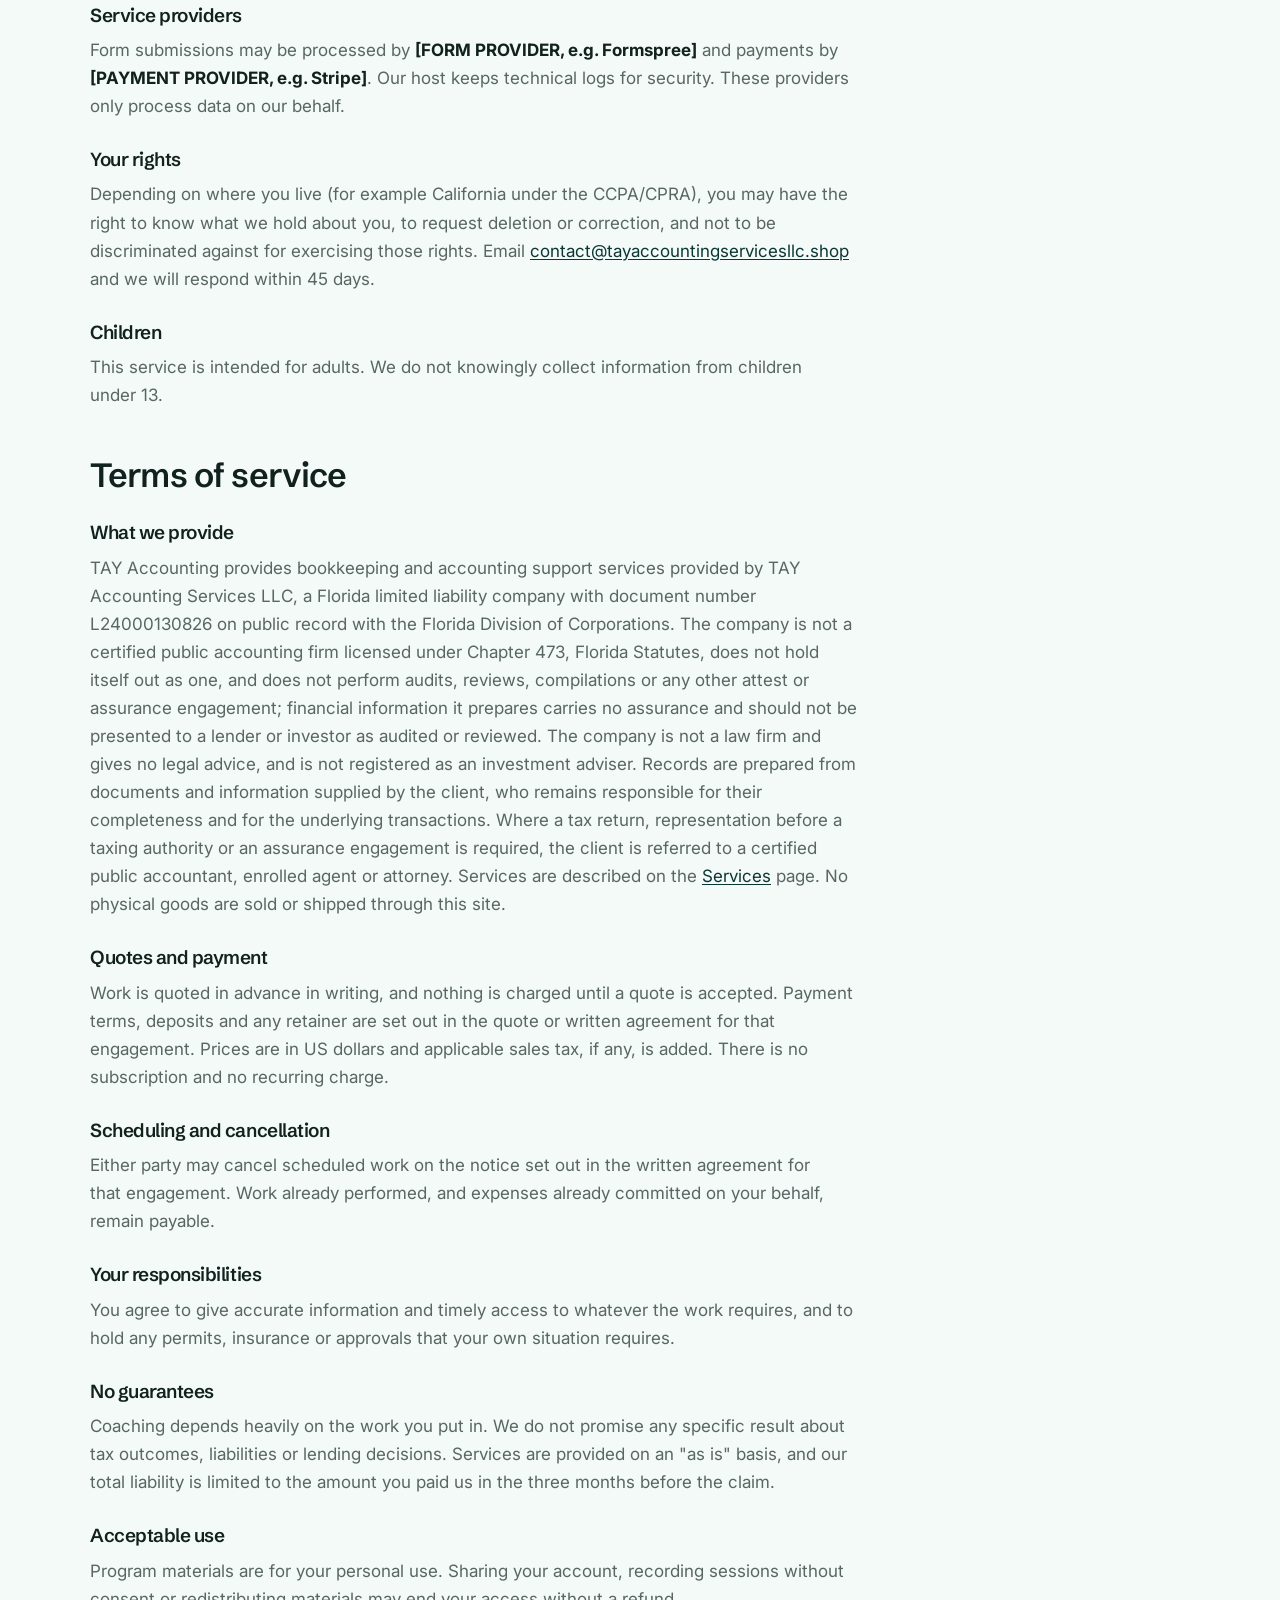
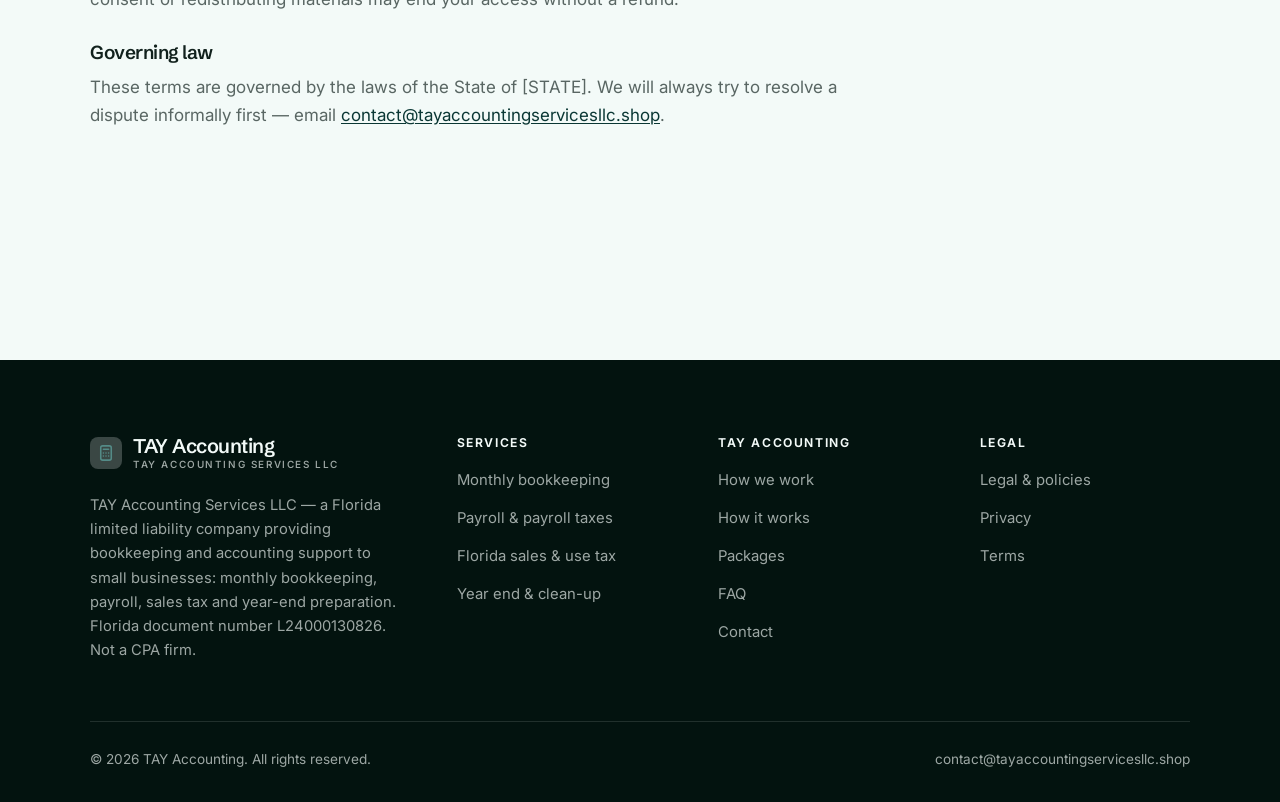
<file: legal.html>
<!DOCTYPE html>
<html lang="en" class="no-js">
<head>
<meta charset="utf-8">
<meta name="viewport" content="width=device-width, initial-scale=1">
<title>Legal, privacy and terms — TAY Accounting</title>
<meta name="description" content="Business information, privacy policy and terms of service for TAY Accounting.">
<meta name="robots" content="noindex">

<meta property="og:type" content="website">
<meta property="og:url" content="https://tayaccountingservicesllc.shop/legal.html">
<meta property="og:site_name" content="TAY Accounting">
<meta property="og:locale" content="en_US">
<meta property="og:title" content="Legal, privacy and terms — TAY Accounting">
<meta property="og:description" content="Business information, privacy policy and terms of service for TAY Accounting.">
<meta name="theme-color" content="#03130f">

<link rel="icon" href="assets/img/favicon.svg" type="image/svg+xml">
<link rel="preconnect" href="https://fonts.googleapis.com">
<link rel="preconnect" href="https://fonts.gstatic.com" crossorigin>
<link rel="stylesheet" href="https://fonts.googleapis.com/css2?family=Schibsted+Grotesk:wght@400..700&family=Inter:wght@400..700&display=swap">
<link rel="stylesheet" href="assets/css/style.css">

<!-- Thème appliqué avant le premier rendu (évite le flash) -->
<script>
document.documentElement.classList.remove('no-js');
(function(){try{var t=localStorage.getItem('site-theme');if(t){document.documentElement.setAttribute('data-theme',t);}}catch(e){}})();
</script>
</head>

<body>
<a class="skip-link" href="#main">Skip to main content</a>

<header class="site-header">
  <nav class="wrap nav" aria-label="Main navigation">
    <a class="brand" href="index.html">
      <svg class="brand__mark" viewBox="0 0 64 64" aria-hidden="true">
        <rect class="bm-bg" width="64" height="64" rx="16"/>
        <g class="bm-ic" transform="translate(14 14) scale(1.5)" fill="none" stroke-width="2.1" stroke-linecap="round" stroke-linejoin="round"><rect x="5" y="2.5" width="14" height="19" rx="2.5"/><path d="M8.5 7h7M8.5 12h.01M12 12h.01M15.5 12h.01M8.5 16h.01M12 16h.01M15.5 16h.01"/></g>
      </svg>
      <span>TAY Accounting<span class="brand__sub">TAY Accounting Services LLC</span></span>
    </a>

    <ul class="nav__links" id="nav-links">
      <li><a href="index.html">Home</a></li>
      <li><a href="programs.html">Services</a></li>
      <li><a href="index.html#pricing">Packages</a></li>
      <li><a href="about.html">How we work</a></li>
      <li><a href="contact.html">Contact</a></li>
      <li><a class="btn btn--primary" href="contact.html">Free books review</a></li>
    </ul>

    <div class="nav__cta">
      <button class="theme-toggle" type="button" aria-label="Switch to dark theme">
        <svg class="icon-sun" viewBox="0 0 24 24" fill="none" stroke="currentColor" stroke-width="1.8" stroke-linecap="round" aria-hidden="true"><circle cx="12" cy="12" r="4"/><path d="M12 2v2m0 16v2M2 12h2m16 0h2M4.9 4.9l1.4 1.4m11.4 11.4 1.4 1.4M19.1 4.9l-1.4 1.4M6.3 17.7l-1.4 1.4"/></svg>
        <svg class="icon-moon" viewBox="0 0 24 24" fill="none" stroke="currentColor" stroke-width="1.8" stroke-linecap="round" stroke-linejoin="round" aria-hidden="true"><path d="M21 12.8A9 9 0 1 1 11.2 3a7 7 0 0 0 9.8 9.8z"/></svg>
      </button>
      <a class="btn btn--primary" href="contact.html">Free books review</a>
      <button class="nav__toggle" type="button" aria-expanded="false" aria-controls="nav-links" aria-label="Open menu">
        <svg class="icon-open" viewBox="0 0 24 24" fill="none" stroke="currentColor" stroke-width="2" stroke-linecap="round" aria-hidden="true"><path d="M3 6h18M3 12h18M3 18h18"/></svg>
        <svg class="icon-close" viewBox="0 0 24 24" fill="none" stroke="currentColor" stroke-width="2" stroke-linecap="round" aria-hidden="true"><path d="M6 6l12 12M18 6L6 18"/></svg>
      </button>
    </div>
  </nav>
</header>

<main id="main">

<section class="page-head">
  <div class="wrap">
    <nav class="breadcrumb" aria-label="Breadcrumb">
      <a href="index.html">Home</a><span>/</span><span aria-current="page">Legal &amp; policies</span>
    </nav>
    <h1>Legal, privacy and terms</h1>
    <p>Last updated: <time datetime="2026-10-13">October 13, 2026</time></p>
  </div>
</section>

<section class="section wrap">
  <div class="prose">

    <!--
      TO DO: this is a skeleton, not legal advice. Replace every [BRACKET] with
      your real details before selling, and have a lawyer review it if you can.
      Consumer protection rules differ by state.
    -->

    <h2 id="business">Business information</h2>
    <p>
      tayaccountingservicesllc.shop is operated by <strong>[LEGAL NAME]</strong>, a [sole proprietorship / LLC / corporation]
      registered in [STATE].
    </p>
    <ul>
      <li>Mailing address: [BUSINESS ADDRESS]</li>
      <li>Email: <a href="mailto:contact@tayaccountingservicesllc.shop">contact@tayaccountingservicesllc.shop</a></li>
      <li>Owner: [YOUR NAME]</li>
      <li>EIN (if applicable): [EIN]</li>
    </ul>

    <h3>Hosting</h3>
    <p>
      This site is hosted by <strong>GitHub Pages</strong> (GitHub, Inc., 88 Colin P. Kelly Jr. Street,
      San Francisco, CA 94107). The domain is registered through Namecheap, Inc.
    </p>

    <h3>Intellectual property</h3>
    <p>
      All content on this site — text, illustrations, branding and coaching materials — is protected by
      copyright. You may not reproduce or redistribute it without written permission. Work you create during
      the program stays yours.
    </p>

    <h2 id="privacy">Privacy policy</h2>
    <p>
      We collect the minimum needed to answer you and deliver the coaching. We never sell your personal
      information, and we do not share it for cross-context behavioral advertising.
    </p>
    <h3>What we collect</h3>
    <ul>
      <li><strong>Contact form</strong>: name, email address, the program and level you select, and your message.</li>
      <li><strong>Clients</strong>: the work and recordings you send, written exchanges, and session history.</li>
      <li><strong>No analytics or advertising cookies</strong> are set by this site.</li>
    </ul>
    <p>
      The only thing stored in your browser is a display preference (light or dark theme). It never reaches us.
    </p>
    <h3>Why we keep it, and for how long</h3>
    <ul>
      <li>Replying to an inquiry: kept for 12 months.</li>
      <li>Delivering coaching: kept for the length of the engagement, then 3 years.</li>
      <li>Tax and accounting records: kept as long as the law requires, generally 7 years.</li>
    </ul>
    <h3>Service providers</h3>
    <p>
      Form submissions may be processed by <strong>[FORM PROVIDER, e.g. Formspree]</strong> and payments by
      <strong>[PAYMENT PROVIDER, e.g. Stripe]</strong>. Our host keeps technical logs for security. These
      providers only process data on our behalf.
    </p>
    <h3>Your rights</h3>
    <p>
      Depending on where you live (for example California under the CCPA/CPRA), you may have the right to
      know what we hold about you, to request deletion or correction, and not to be discriminated against for
      exercising those rights. Email <a href="mailto:contact@tayaccountingservicesllc.shop">contact@tayaccountingservicesllc.shop</a> and we will respond within 45 days.
    </p>
    <h3>Children</h3>
    <p>
      This service is intended for adults. We do not knowingly collect information from children under 13.
    </p>

    <h2 id="terms">Terms of service</h2>
    <h3>What we provide</h3>
    <p>
      TAY Accounting provides bookkeeping and accounting support services provided by TAY Accounting Services LLC, a Florida limited liability company with document number L24000130826 on public record with the Florida Division of Corporations. The company is not a certified public accounting firm licensed under Chapter 473, Florida Statutes, does not hold itself out as one, and does not perform audits, reviews, compilations or any other attest or assurance engagement; financial information it prepares carries no assurance and should not be presented to a lender or investor as audited or reviewed. The company is not a law firm and gives no legal advice, and is not registered as an investment adviser. Records are prepared from documents and information supplied by the client, who remains responsible for their completeness and for the underlying transactions. Where a tax return, representation before a taxing authority or an assurance engagement is required, the client is referred to a certified public accountant, enrolled agent or attorney. Services are described on the
      <a href="programs.html">Services</a> page. No physical goods are sold or shipped through this site.
    </p>
    <h3>Quotes and payment</h3>
    <p>
      Work is quoted in advance in writing, and nothing is charged until a quote is accepted. Payment terms,
      deposits and any retainer are set out in the quote or written agreement for that engagement. Prices are in
      US dollars and applicable sales tax, if any, is added. There is no subscription and no recurring charge.
    </p>
    <h3>Scheduling and cancellation</h3>
    <p>
      Either party may cancel scheduled work on the notice set out in the written agreement for that engagement.
      Work already performed, and expenses already committed on your behalf, remain payable.
    </p>
    <h3>Your responsibilities</h3>
    <p>
      You agree to give accurate information and timely access to whatever the work requires, and to hold any
      permits, insurance or approvals that your own situation requires.
    </p>

    <h3>No guarantees</h3>
    <p>
      Coaching depends heavily on the work you put in. We do not promise any specific result
      about tax outcomes, liabilities or lending decisions. Services are provided on an "as is" basis, and our total
      liability is limited to the amount you paid us in the three months before the claim.
    </p>
    <h3>Acceptable use</h3>
    <p>
      Program materials are for your personal use. Sharing your account, recording sessions without consent
      or redistributing materials may end your access without a refund.
    </p>
    <h3>Governing law</h3>
    <p>
      These terms are governed by the laws of the State of [STATE]. We will always try to resolve a dispute
      informally first — email <a href="mailto:contact@tayaccountingservicesllc.shop">contact@tayaccountingservicesllc.shop</a>.
    </p>

  </div>
</section>

</main>

<footer class="site-footer">
  <div class="wrap">
    <div class="footer__grid">
      <div class="footer__brand">
        <a class="brand" href="index.html">
          <svg class="brand__mark" viewBox="0 0 64 64" aria-hidden="true">
        <rect class="bm-bg" width="64" height="64" rx="16"/>
        <g class="bm-ic" transform="translate(14 14) scale(1.5)" fill="none" stroke-width="2.1" stroke-linecap="round" stroke-linejoin="round"><rect x="5" y="2.5" width="14" height="19" rx="2.5"/><path d="M8.5 7h7M8.5 12h.01M12 12h.01M15.5 12h.01M8.5 16h.01M12 16h.01M15.5 16h.01"/></g>
      </svg>
          <span>TAY Accounting<span class="brand__sub">TAY Accounting Services LLC</span></span>
        </a>
        <p>TAY Accounting Services LLC — a Florida limited liability company providing bookkeeping and accounting support to small businesses: monthly bookkeeping, payroll, sales tax and year-end preparation. Florida document number L24000130826. Not a CPA firm.</p>
      </div>

      <div class="footer__col">
        <h4>Services</h4>
        <ul>
          <li><a href="programs.html#bookkeeping">Monthly bookkeeping</a></li>
          <li><a href="programs.html#payroll">Payroll &amp; payroll taxes</a></li>
          <li><a href="programs.html#salestax">Florida sales &amp; use tax</a></li>
          <li><a href="programs.html#yearend">Year end &amp; clean-up</a></li>
        </ul>
      </div>

      <div class="footer__col">
        <h4>TAY Accounting</h4>
        <ul>
          <li><a href="about.html">How we work</a></li>
          <li><a href="index.html#how-it-works">How it works</a></li>
          <li><a href="index.html#pricing">Packages</a></li>
          <li><a href="index.html#faq">FAQ</a></li>
          <li><a href="contact.html">Contact</a></li>
        </ul>
      </div>

      <div class="footer__col">
        <h4>Legal</h4>
        <ul>
          <li><a href="legal.html">Legal &amp; policies</a></li>
          <li><a href="legal.html#privacy">Privacy</a></li>
          <li><a href="legal.html#terms">Terms</a></li>
        </ul>
      </div>
    </div>

    <div class="footer__bottom">
      <p>© <span data-year>2026</span> TAY Accounting. All rights reserved.</p>
      <p><a href="mailto:contact@tayaccountingservicesllc.shop">contact@tayaccountingservicesllc.shop</a></p>
    </div>
  </div>
</footer>

<script src="assets/js/main.js" defer></script>
</body>
</html>
</file>
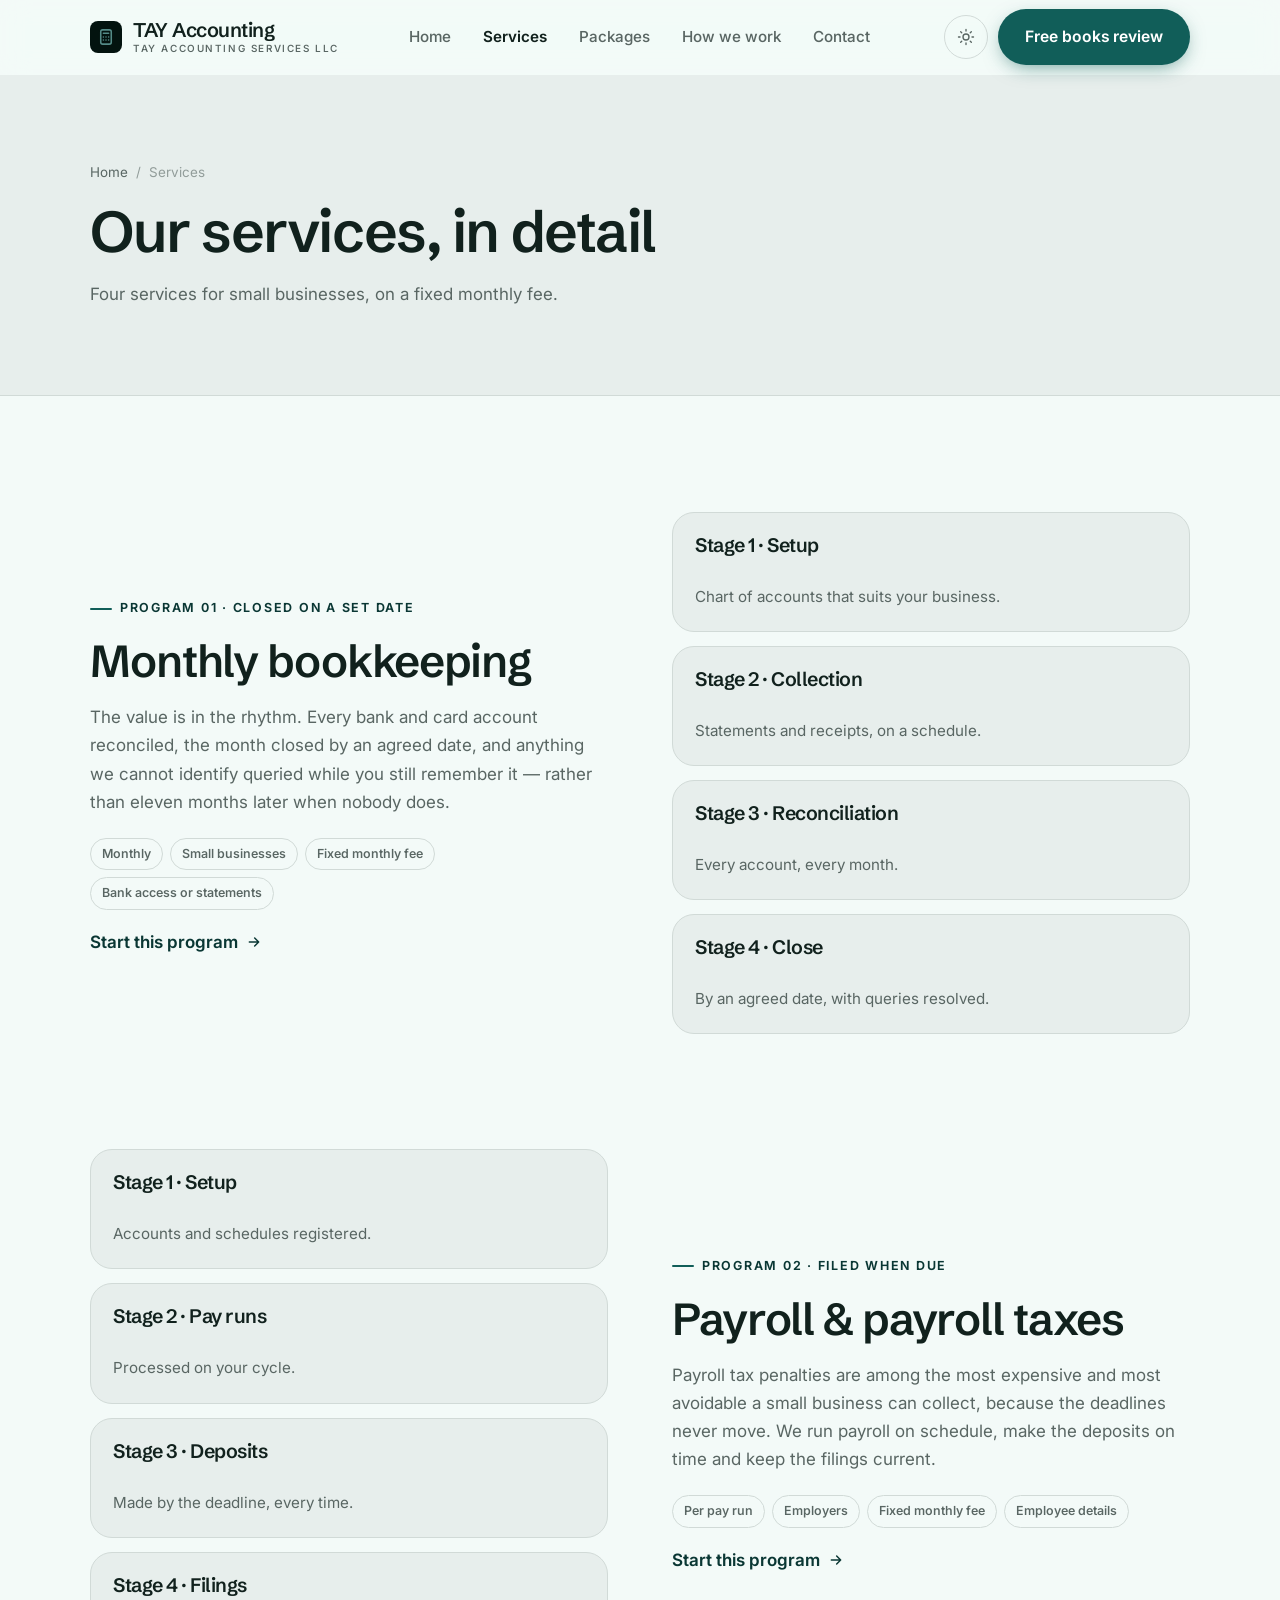
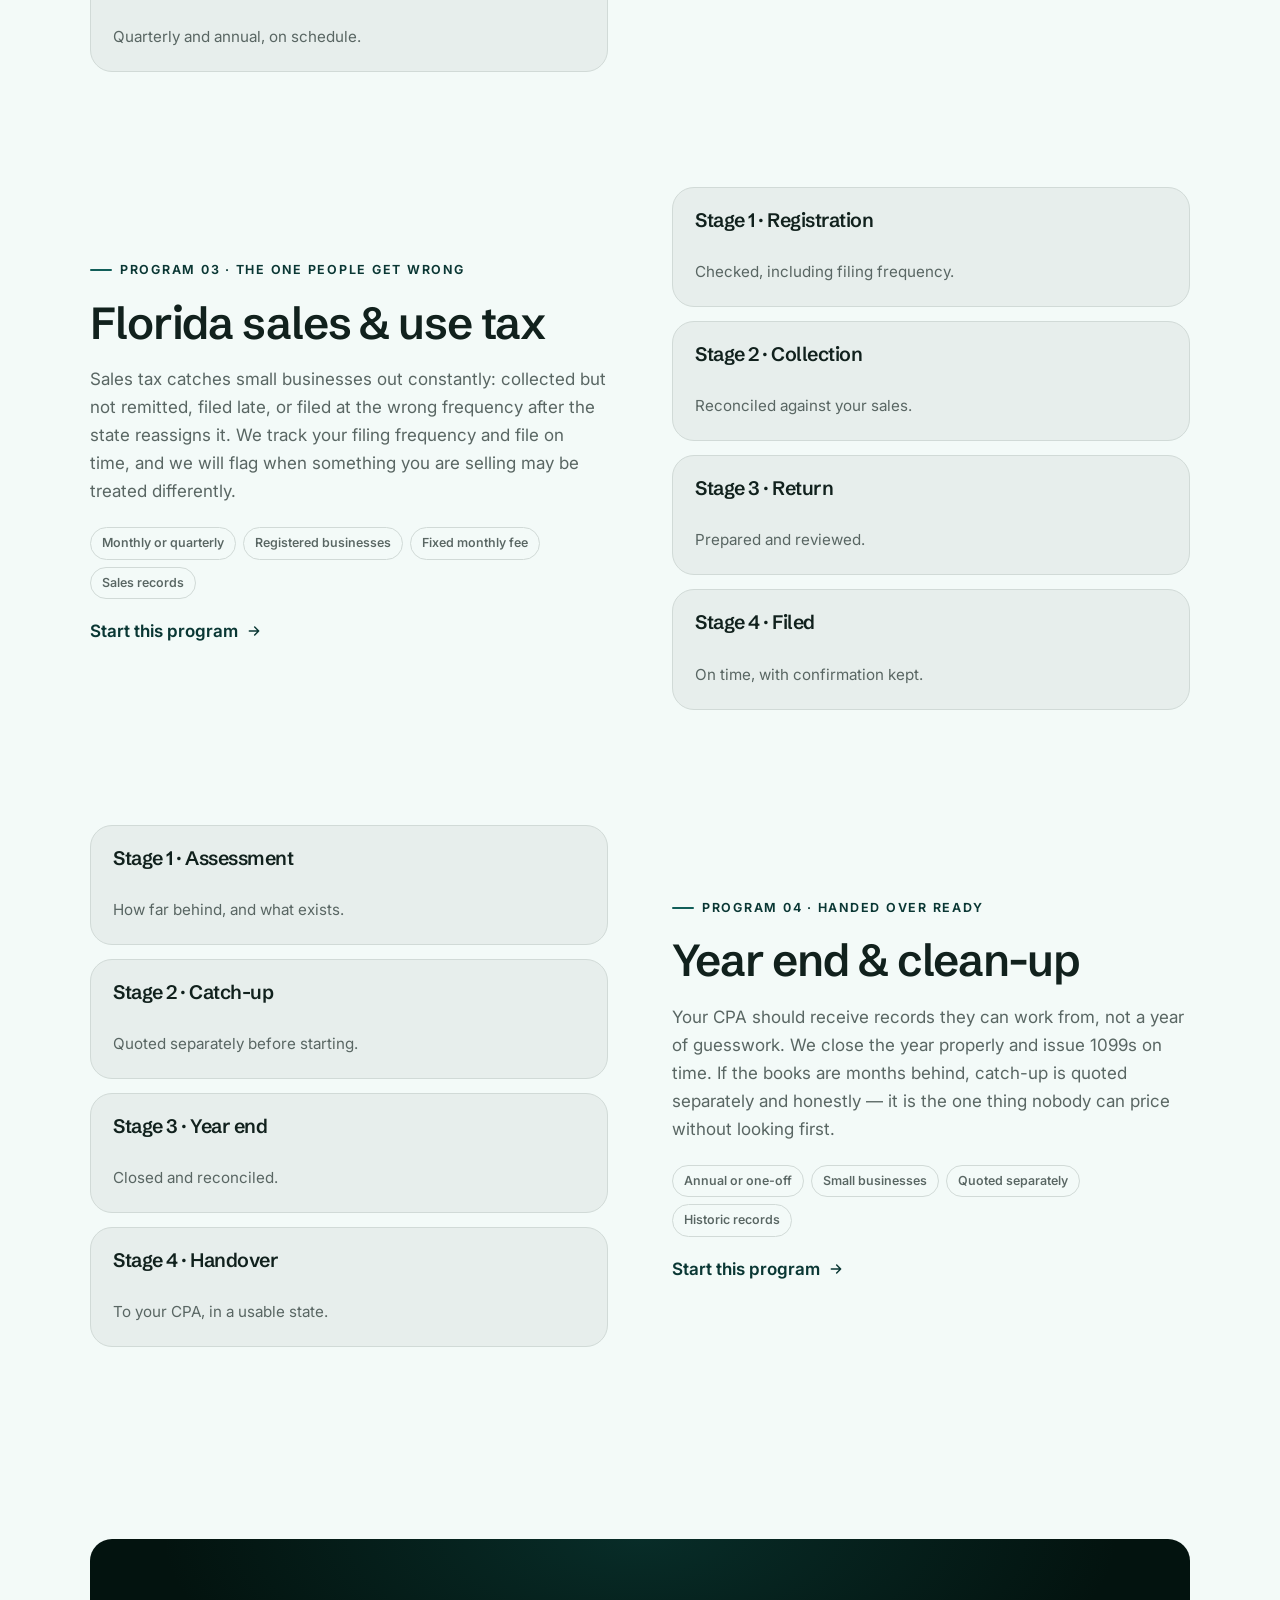
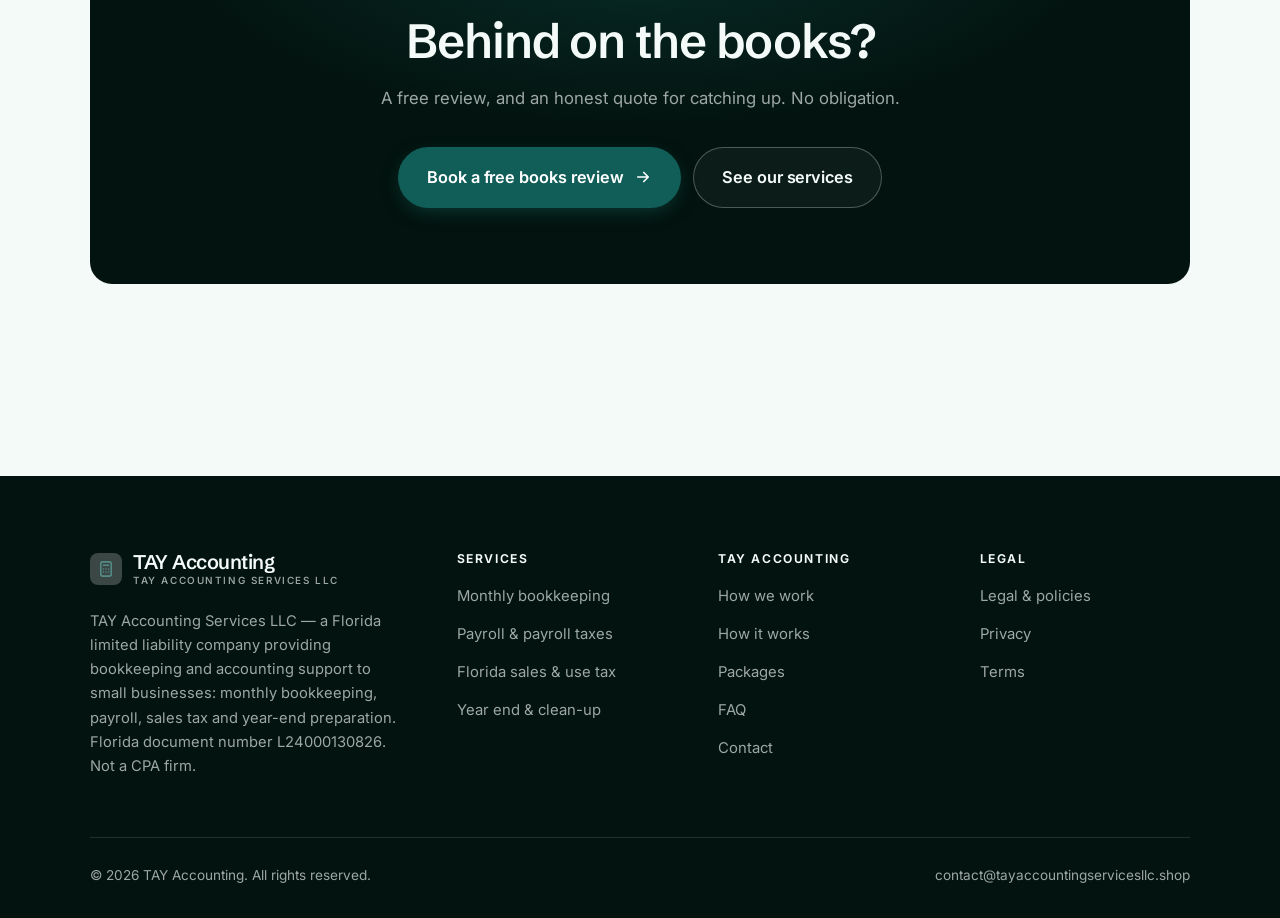
<file: programs.html>
<!DOCTYPE html>
<html lang="en" class="no-js">
<head>
<meta charset="utf-8">
<meta name="viewport" content="width=device-width, initial-scale=1">
<title>Services — TAY Accounting</title>
<meta name="description" content="Services of TAY Accounting Services LLC: monthly bookkeeping, payroll, Florida sales and use tax, and year end and clean-up.">
<link rel="canonical" href="https://tayaccountingservicesllc.shop/programs.html">

<meta property="og:type" content="website">
<meta property="og:url" content="https://tayaccountingservicesllc.shop/programs.html">
<meta property="og:site_name" content="TAY Accounting">
<meta property="og:locale" content="en_US">
<meta property="og:title" content="Services — TAY Accounting">
<meta property="og:description" content="Services of TAY Accounting Services LLC: monthly bookkeeping, payroll, Florida sales and use tax, and year end and clean-up.">
<meta name="theme-color" content="#03130f">

<link rel="icon" href="assets/img/favicon.svg" type="image/svg+xml">
<link rel="preconnect" href="https://fonts.googleapis.com">
<link rel="preconnect" href="https://fonts.gstatic.com" crossorigin>
<link rel="stylesheet" href="https://fonts.googleapis.com/css2?family=Schibsted+Grotesk:wght@400..700&family=Inter:wght@400..700&display=swap">
<link rel="stylesheet" href="assets/css/style.css">

<!-- Thème appliqué avant le premier rendu (évite le flash) -->
<script>
document.documentElement.classList.remove('no-js');
(function(){try{var t=localStorage.getItem('site-theme');if(t){document.documentElement.setAttribute('data-theme',t);}}catch(e){}})();
</script>
</head>

<body>
<a class="skip-link" href="#main">Skip to main content</a>

<header class="site-header">
  <nav class="wrap nav" aria-label="Main navigation">
    <a class="brand" href="index.html">
      <svg class="brand__mark" viewBox="0 0 64 64" aria-hidden="true">
        <rect class="bm-bg" width="64" height="64" rx="16"/>
        <g class="bm-ic" transform="translate(14 14) scale(1.5)" fill="none" stroke-width="2.1" stroke-linecap="round" stroke-linejoin="round"><rect x="5" y="2.5" width="14" height="19" rx="2.5"/><path d="M8.5 7h7M8.5 12h.01M12 12h.01M15.5 12h.01M8.5 16h.01M12 16h.01M15.5 16h.01"/></g>
      </svg>
      <span>TAY Accounting<span class="brand__sub">TAY Accounting Services LLC</span></span>
    </a>

    <ul class="nav__links" id="nav-links">
      <li><a href="index.html">Home</a></li>
      <li><a href="programs.html" aria-current="page">Services</a></li>
      <li><a href="index.html#pricing">Packages</a></li>
      <li><a href="about.html">How we work</a></li>
      <li><a href="contact.html">Contact</a></li>
      <li><a class="btn btn--primary" href="contact.html">Free books review</a></li>
    </ul>

    <div class="nav__cta">
      <button class="theme-toggle" type="button" aria-label="Switch to dark theme">
        <svg class="icon-sun" viewBox="0 0 24 24" fill="none" stroke="currentColor" stroke-width="1.8" stroke-linecap="round" aria-hidden="true"><circle cx="12" cy="12" r="4"/><path d="M12 2v2m0 16v2M2 12h2m16 0h2M4.9 4.9l1.4 1.4m11.4 11.4 1.4 1.4M19.1 4.9l-1.4 1.4M6.3 17.7l-1.4 1.4"/></svg>
        <svg class="icon-moon" viewBox="0 0 24 24" fill="none" stroke="currentColor" stroke-width="1.8" stroke-linecap="round" stroke-linejoin="round" aria-hidden="true"><path d="M21 12.8A9 9 0 1 1 11.2 3a7 7 0 0 0 9.8 9.8z"/></svg>
      </button>
      <a class="btn btn--primary" href="contact.html">Free books review</a>
      <button class="nav__toggle" type="button" aria-expanded="false" aria-controls="nav-links" aria-label="Open menu">
        <svg class="icon-open" viewBox="0 0 24 24" fill="none" stroke="currentColor" stroke-width="2" stroke-linecap="round" aria-hidden="true"><path d="M3 6h18M3 12h18M3 18h18"/></svg>
        <svg class="icon-close" viewBox="0 0 24 24" fill="none" stroke="currentColor" stroke-width="2" stroke-linecap="round" aria-hidden="true"><path d="M6 6l12 12M18 6L6 18"/></svg>
      </button>
    </div>
  </nav>
</header>

<main id="main">

<section class="page-head">
  <div class="wrap">
    <nav class="breadcrumb" aria-label="Breadcrumb">
      <a href="index.html">Home</a><span>/</span><span aria-current="page">Services</span>
    </nav>
    <h1>Our services, in detail</h1>
    <p>Four services for small businesses, on a fixed monthly fee.</p>
  </div>
</section>

<section class="section wrap" id="bookkeeping">
  <div class="split reveal">
    <div>
      <span class="eyebrow">Program 01 · Closed on a set date</span>
      <h2>Monthly bookkeeping</h2>
      <p>The value is in the rhythm. Every bank and card account reconciled, the month closed by an agreed date, and anything we cannot identify queried while you still remember it — rather than eleven months later when nobody does.</p>
      <ul class="tags"><li>Monthly</li><li>Small businesses</li><li>Fixed monthly fee</li><li>Bank access or statements</li></ul>
      <p><a class="arrow-link" href="contact.html">Start this program <svg viewBox="0 0 24 24" fill="none" stroke="currentColor" stroke-width="2.2" stroke-linecap="round" stroke-linejoin="round" aria-hidden="true"><path d="M5 12h14M13 6l6 6-6 6"/></svg></a></p>
    </div>
    <div class="grid grid--2 grid--tight">
      <article class="card card--sm">
        <h3>Stage 1 · Setup</h3>
        <p>Chart of accounts that suits your business.</p>
      </article>
      <article class="card card--sm">
        <h3>Stage 2 · Collection</h3>
        <p>Statements and receipts, on a schedule.</p>
      </article>
      <article class="card card--sm">
        <h3>Stage 3 · Reconciliation</h3>
        <p>Every account, every month.</p>
      </article>
      <article class="card card--sm">
        <h3>Stage 4 · Close</h3>
        <p>By an agreed date, with queries resolved.</p>
      </article>
    </div>
  </div>
</section>

<section class="section section--flush wrap" id="payroll">
  <div class="split reveal">
    <div class="grid grid--2 grid--tight">
      <article class="card card--sm">
        <h3>Stage 1 · Setup</h3>
        <p>Accounts and schedules registered.</p>
      </article>
      <article class="card card--sm">
        <h3>Stage 2 · Pay runs</h3>
        <p>Processed on your cycle.</p>
      </article>
      <article class="card card--sm">
        <h3>Stage 3 · Deposits</h3>
        <p>Made by the deadline, every time.</p>
      </article>
      <article class="card card--sm">
        <h3>Stage 4 · Filings</h3>
        <p>Quarterly and annual, on schedule.</p>
      </article>
    </div>
    <div>
      <span class="eyebrow">Program 02 · Filed when due</span>
      <h2>Payroll &amp; payroll taxes</h2>
      <p>Payroll tax penalties are among the most expensive and most avoidable a small business can collect, because the deadlines never move. We run payroll on schedule, make the deposits on time and keep the filings current.</p>
      <ul class="tags"><li>Per pay run</li><li>Employers</li><li>Fixed monthly fee</li><li>Employee details</li></ul>
      <p><a class="arrow-link" href="contact.html">Start this program <svg viewBox="0 0 24 24" fill="none" stroke="currentColor" stroke-width="2.2" stroke-linecap="round" stroke-linejoin="round" aria-hidden="true"><path d="M5 12h14M13 6l6 6-6 6"/></svg></a></p>
    </div>
  </div>
</section>

<section class="section section--flush wrap" id="salestax">
  <div class="split reveal">
    <div>
      <span class="eyebrow">Program 03 · The one people get wrong</span>
      <h2>Florida sales &amp; use tax</h2>
      <p>Sales tax catches small businesses out constantly: collected but not remitted, filed late, or filed at the wrong frequency after the state reassigns it. We track your filing frequency and file on time, and we will flag when something you are selling may be treated differently.</p>
      <ul class="tags"><li>Monthly or quarterly</li><li>Registered businesses</li><li>Fixed monthly fee</li><li>Sales records</li></ul>
      <p><a class="arrow-link" href="contact.html">Start this program <svg viewBox="0 0 24 24" fill="none" stroke="currentColor" stroke-width="2.2" stroke-linecap="round" stroke-linejoin="round" aria-hidden="true"><path d="M5 12h14M13 6l6 6-6 6"/></svg></a></p>
    </div>
    <div class="grid grid--2 grid--tight">
      <article class="card card--sm">
        <h3>Stage 1 · Registration</h3>
        <p>Checked, including filing frequency.</p>
      </article>
      <article class="card card--sm">
        <h3>Stage 2 · Collection</h3>
        <p>Reconciled against your sales.</p>
      </article>
      <article class="card card--sm">
        <h3>Stage 3 · Return</h3>
        <p>Prepared and reviewed.</p>
      </article>
      <article class="card card--sm">
        <h3>Stage 4 · Filed</h3>
        <p>On time, with confirmation kept.</p>
      </article>
    </div>
  </div>
</section>

<section class="section section--flush wrap" id="yearend">
  <div class="split reveal">
    <div class="grid grid--2 grid--tight">
      <article class="card card--sm">
        <h3>Stage 1 · Assessment</h3>
        <p>How far behind, and what exists.</p>
      </article>
      <article class="card card--sm">
        <h3>Stage 2 · Catch-up</h3>
        <p>Quoted separately before starting.</p>
      </article>
      <article class="card card--sm">
        <h3>Stage 3 · Year end</h3>
        <p>Closed and reconciled.</p>
      </article>
      <article class="card card--sm">
        <h3>Stage 4 · Handover</h3>
        <p>To your CPA, in a usable state.</p>
      </article>
    </div>
    <div>
      <span class="eyebrow">Program 04 · Handed over ready</span>
      <h2>Year end &amp; clean-up</h2>
      <p>Your CPA should receive records they can work from, not a year of guesswork. We close the year properly and issue 1099s on time. If the books are months behind, catch-up is quoted separately and honestly — it is the one thing nobody can price without looking first.</p>
      <ul class="tags"><li>Annual or one-off</li><li>Small businesses</li><li>Quoted separately</li><li>Historic records</li></ul>
      <p><a class="arrow-link" href="contact.html">Start this program <svg viewBox="0 0 24 24" fill="none" stroke="currentColor" stroke-width="2.2" stroke-linecap="round" stroke-linejoin="round" aria-hidden="true"><path d="M5 12h14M13 6l6 6-6 6"/></svg></a></p>
    </div>
  </div>
</section>

<section class="wrap section--tight">
  <div class="cta-band reveal">
    <h2>Behind on the books?</h2>
    <p>A free review, and an honest quote for catching up. No obligation.</p>
    <div class="hero__actions">
      <a class="btn btn--primary btn--lg" href="contact.html">Book a free books review <svg viewBox="0 0 24 24" fill="none" stroke="currentColor" stroke-width="2.2" stroke-linecap="round" stroke-linejoin="round" aria-hidden="true"><path d="M5 12h14M13 6l6 6-6 6"/></svg></a>
      <a class="btn btn--on-dark btn--lg" href="programs.html">See our services</a>
    </div>
  </div>
</section>

</main>

<footer class="site-footer">
  <div class="wrap">
    <div class="footer__grid">
      <div class="footer__brand">
        <a class="brand" href="index.html">
          <svg class="brand__mark" viewBox="0 0 64 64" aria-hidden="true">
        <rect class="bm-bg" width="64" height="64" rx="16"/>
        <g class="bm-ic" transform="translate(14 14) scale(1.5)" fill="none" stroke-width="2.1" stroke-linecap="round" stroke-linejoin="round"><rect x="5" y="2.5" width="14" height="19" rx="2.5"/><path d="M8.5 7h7M8.5 12h.01M12 12h.01M15.5 12h.01M8.5 16h.01M12 16h.01M15.5 16h.01"/></g>
      </svg>
          <span>TAY Accounting<span class="brand__sub">TAY Accounting Services LLC</span></span>
        </a>
        <p>TAY Accounting Services LLC — a Florida limited liability company providing bookkeeping and accounting support to small businesses: monthly bookkeeping, payroll, sales tax and year-end preparation. Florida document number L24000130826. Not a CPA firm.</p>
      </div>

      <div class="footer__col">
        <h4>Services</h4>
        <ul>
          <li><a href="programs.html#bookkeeping">Monthly bookkeeping</a></li>
          <li><a href="programs.html#payroll">Payroll &amp; payroll taxes</a></li>
          <li><a href="programs.html#salestax">Florida sales &amp; use tax</a></li>
          <li><a href="programs.html#yearend">Year end &amp; clean-up</a></li>
        </ul>
      </div>

      <div class="footer__col">
        <h4>TAY Accounting</h4>
        <ul>
          <li><a href="about.html">How we work</a></li>
          <li><a href="index.html#how-it-works">How it works</a></li>
          <li><a href="index.html#pricing">Packages</a></li>
          <li><a href="index.html#faq">FAQ</a></li>
          <li><a href="contact.html">Contact</a></li>
        </ul>
      </div>

      <div class="footer__col">
        <h4>Legal</h4>
        <ul>
          <li><a href="legal.html">Legal &amp; policies</a></li>
          <li><a href="legal.html#privacy">Privacy</a></li>
          <li><a href="legal.html#terms">Terms</a></li>
        </ul>
      </div>
    </div>

    <div class="footer__bottom">
      <p>© <span data-year>2026</span> TAY Accounting. All rights reserved.</p>
      <p><a href="mailto:contact@tayaccountingservicesllc.shop">contact@tayaccountingservicesllc.shop</a></p>
    </div>
  </div>
</footer>

<script src="assets/js/main.js" defer></script>
</body>
</html>
</file>
<file: assets/css/style.css>
/* TAY Accounting — couleurs et polices de la marque.
   Modifier ces valeurs suffit à changer l'identité visuelle de tout le site. */
:root {
  --c-accent:    #115e59;
  --c-on-accent: #ffffff;
  --c-ink:       #03130f;
  --c-paper:     #f3faf8;

  --accent-ink-light: color-mix(in srgb, var(--c-accent) 58%, black);
  --accent-on-dark:   color-mix(in srgb, var(--c-accent) 72%, white);

  --font-display: "Schibsted Grotesk", system-ui, -apple-system, "Segoe UI", sans-serif;
  --font-body: "Inter", system-ui, -apple-system, "Segoe UI", sans-serif;
  --display-weight: 600;
  --display-tracking: -.025em;
}

/* ==========================================================================
   Feuille de style commune aux sites de coaching
   Les couleurs de marque (--c-accent, --c-on-accent, --c-ink, --c-paper) et
   les polices sont définies juste au-dessus, par site. Tout le reste en dérive.
   ========================================================================== */

/* --------------------------------------------------------------------------
   1. Tokens dérivés
   -------------------------------------------------------------------------- */

:root {
  /* Thème clair */
  --paper:      var(--c-paper);
  --paper-2:    color-mix(in srgb, var(--c-paper) 95%, var(--c-ink));
  --paper-3:    color-mix(in srgb, var(--c-paper) 89%, var(--c-ink));
  --line:       color-mix(in srgb, var(--c-paper) 86%, var(--c-ink));
  --text:       color-mix(in srgb, var(--c-ink) 94%, var(--c-paper));
  --muted:      color-mix(in srgb, var(--c-ink) 64%, var(--c-paper));
  --accent:     var(--c-accent);
  --accent-600: color-mix(in srgb, var(--c-accent) 86%, black);
  --accent-ink: var(--accent-ink-light);
  --on-accent:  var(--c-on-accent);
  --ink:        var(--c-ink);
  --ink-soft:   color-mix(in srgb, var(--c-ink) 90%, white);
  --on-ink:     var(--c-paper);
  --on-ink-mut: color-mix(in srgb, var(--c-paper) 64%, var(--c-ink));
  --brand-bg:   var(--c-ink);

  /* Rayons */
  --r-sm: 8px;
  --r-md: 14px;
  --r-lg: 22px;
  --r-full: 999px;

  /* Ombres */
  --sh-1: 0 1px 2px rgba(0, 0, 0, .05), 0 2px 8px rgba(0, 0, 0, .04);
  --sh-2: 0 2px 4px rgba(0, 0, 0, .05), 0 12px 32px rgba(0, 0, 0, .09);
  --sh-3: 0 4px 8px rgba(0, 0, 0, .06), 0 24px 56px rgba(0, 0, 0, .14);

  /* Rythme */
  --gutter: clamp(16px, 4vw, 40px);
  --maxw: 1180px;
  --section-y: clamp(64px, 9vw, 124px);

  --ease: cubic-bezier(.22, .61, .36, 1);
}

/* Thème sombre — suit le système, sauf si l'utilisateur a choisi « clair » */
@media (prefers-color-scheme: dark) {
  :root:not([data-theme="light"]) {
    --paper:      var(--c-ink);
    --paper-2:    color-mix(in srgb, var(--c-ink) 92%, white);
    --paper-3:    color-mix(in srgb, var(--c-ink) 86%, white);
    --line:       color-mix(in srgb, var(--c-ink) 80%, white);
    --text:       color-mix(in srgb, var(--c-paper) 94%, var(--c-ink));
    --muted:      color-mix(in srgb, var(--c-paper) 66%, var(--c-ink));
    --accent-ink: var(--accent-on-dark);
    --ink:        color-mix(in srgb, var(--c-ink) 72%, black);
    --brand-bg:   color-mix(in srgb, var(--c-ink) 80%, white);
    --sh-1: 0 1px 2px rgba(0, 0, 0, .4), 0 2px 8px rgba(0, 0, 0, .3);
    --sh-2: 0 2px 4px rgba(0, 0, 0, .4), 0 12px 32px rgba(0, 0, 0, .45);
    --sh-3: 0 4px 8px rgba(0, 0, 0, .45), 0 24px 56px rgba(0, 0, 0, .55);
  }
}

/* Thème sombre — choix explicite */
:root[data-theme="dark"] {
  --paper:      var(--c-ink);
  --paper-2:    color-mix(in srgb, var(--c-ink) 92%, white);
  --paper-3:    color-mix(in srgb, var(--c-ink) 86%, white);
  --line:       color-mix(in srgb, var(--c-ink) 80%, white);
  --text:       color-mix(in srgb, var(--c-paper) 94%, var(--c-ink));
  --muted:      color-mix(in srgb, var(--c-paper) 66%, var(--c-ink));
  --accent-ink: var(--accent-on-dark);
  --ink:        color-mix(in srgb, var(--c-ink) 72%, black);
  --brand-bg:   color-mix(in srgb, var(--c-ink) 80%, white);
  --sh-1: 0 1px 2px rgba(0, 0, 0, .4), 0 2px 8px rgba(0, 0, 0, .3);
  --sh-2: 0 2px 4px rgba(0, 0, 0, .4), 0 12px 32px rgba(0, 0, 0, .45);
  --sh-3: 0 4px 8px rgba(0, 0, 0, .45), 0 24px 56px rgba(0, 0, 0, .55);
}

/* --------------------------------------------------------------------------
   2. Reset / base
   -------------------------------------------------------------------------- */

*, *::before, *::after { box-sizing: border-box; }

* { margin: 0; }

html {
  -webkit-text-size-adjust: 100%;
  scroll-behavior: smooth;
  scroll-padding-top: 88px;
}

body {
  background: var(--paper);
  color: var(--text);
  font-family: var(--font-body);
  font-size: 17px;
  line-height: 1.65;
  -webkit-font-smoothing: antialiased;
  text-rendering: optimizeLegibility;
  overflow-x: hidden;
}

img, svg, video { display: block; max-width: 100%; height: auto; }

a { color: inherit; text-decoration: none; }

button, input, textarea, select { font: inherit; color: inherit; }

h1, h2, h3, h4 {
  font-family: var(--font-display);
  font-weight: var(--display-weight);
  line-height: 1.08;
  letter-spacing: var(--display-tracking);
  text-wrap: balance;
}

p { text-wrap: pretty; }

:focus-visible {
  outline: 3px solid var(--accent);
  outline-offset: 3px;
  border-radius: 4px;
}

::selection { background: var(--accent); color: var(--on-accent); }

/* --------------------------------------------------------------------------
   3. Utilitaires de mise en page
   -------------------------------------------------------------------------- */

.wrap {
  width: 100%;
  max-width: var(--maxw);
  margin-inline: auto;
  padding-inline: var(--gutter);
}

.section { padding-block: var(--section-y); }
.section--flush { padding-top: 0; }
.section--tight { padding-block: clamp(48px, 6vw, 80px); }

.skip-link {
  position: absolute;
  left: 12px;
  top: -100px;
  z-index: 200;
  background: var(--accent);
  color: var(--on-accent);
  padding: 12px 20px;
  border-radius: var(--r-sm);
  font-weight: 600;
  transition: top .2s var(--ease);
}
.skip-link:focus { top: 12px; }

.eyebrow {
  display: inline-flex;
  align-items: center;
  gap: 8px;
  font-size: .78rem;
  font-weight: 650;
  letter-spacing: .14em;
  text-transform: uppercase;
  color: var(--accent-ink);
  margin-bottom: 18px;
}
.eyebrow::before {
  content: "";
  width: 22px;
  height: 2px;
  background: var(--accent);
  border-radius: 2px;
}

.section-head { max-width: 62ch; margin-bottom: clamp(36px, 5vw, 60px); }
.section-head h2 { font-size: clamp(2rem, 4.4vw, 3.1rem); }
.section-head p {
  margin-top: 18px;
  color: var(--muted);
  font-size: clamp(1rem, 1.6vw, 1.12rem);
  max-width: 58ch;
}

.section-head--center { margin-inline: auto; text-align: center; }
.section-head--center .eyebrow { justify-content: center; }
.section-head--center p { margin-inline: auto; }

/* --------------------------------------------------------------------------
   4. Boutons
   -------------------------------------------------------------------------- */

.btn {
  display: inline-flex;
  align-items: center;
  justify-content: center;
  gap: 10px;
  padding: 14px 26px;
  border: 1px solid transparent;
  border-radius: var(--r-full);
  font-weight: 620;
  font-size: .98rem;
  letter-spacing: -.005em;
  cursor: pointer;
  white-space: nowrap;
  transition: transform .18s var(--ease), background-color .18s var(--ease),
              border-color .18s var(--ease), box-shadow .18s var(--ease), color .18s var(--ease);
}
.btn:hover { transform: translateY(-2px); }
.btn:active { transform: translateY(0); }

.btn--primary {
  background: var(--accent);
  color: var(--on-accent);
  box-shadow: 0 6px 20px -6px color-mix(in srgb, var(--c-accent) 65%, transparent);
}
.btn--primary:hover {
  background: var(--accent-600);
  box-shadow: 0 12px 28px -8px color-mix(in srgb, var(--c-accent) 70%, transparent);
}

.btn--ghost {
  border-color: var(--line);
  background: transparent;
  color: var(--text);
}
.btn--ghost:hover { border-color: var(--accent); color: var(--accent-ink); }

.btn--on-dark {
  border-color: color-mix(in srgb, var(--c-paper) 28%, transparent);
  color: var(--on-ink);
  background: color-mix(in srgb, var(--c-paper) 4%, transparent);
}
.btn--on-dark:hover {
  border-color: color-mix(in srgb, var(--c-paper) 60%, transparent);
  background: color-mix(in srgb, var(--c-paper) 10%, transparent);
}

.btn--lg { padding: 16px 28px; font-size: 1.02rem; }
.btn--block { width: 100%; }

.btn svg { width: 18px; height: 18px; flex: none; }

@media (max-width: 420px) {
  .btn--lg { padding: 15px 22px; font-size: 1rem; white-space: normal; text-align: center; }
}

/* Lien fléché */
.arrow-link {
  display: inline-flex;
  align-items: center;
  gap: 8px;
  font-weight: 620;
  color: var(--accent-ink);
}
.arrow-link svg { width: 16px; height: 16px; transition: transform .18s var(--ease); }
.arrow-link:hover svg { transform: translateX(4px); }

/* --------------------------------------------------------------------------
   5. En-tête / navigation
   -------------------------------------------------------------------------- */

.site-header {
  position: sticky;
  top: 0;
  z-index: 100;
  background: color-mix(in srgb, var(--paper) 82%, transparent);
  backdrop-filter: saturate(180%) blur(14px);
  -webkit-backdrop-filter: saturate(180%) blur(14px);
  border-bottom: 1px solid transparent;
  transition: border-color .25s var(--ease), background-color .25s var(--ease);
}
.site-header.is-stuck {
  border-bottom-color: var(--line);
  background: color-mix(in srgb, var(--paper) 94%, transparent);
}

.nav {
  display: flex;
  align-items: center;
  justify-content: space-between;
  gap: 24px;
  height: 74px;
}

.brand {
  display: inline-flex;
  align-items: center;
  gap: 11px;
  font-family: var(--font-display);
  font-weight: var(--display-weight);
  font-size: 1.24rem;
  letter-spacing: var(--display-tracking);
  flex: none;
  line-height: 1.1;
}
.brand__mark { width: 32px; height: 32px; flex: none; }
.brand__mark .bm-bg { fill: var(--brand-bg); }
.brand__mark .bm-ic { stroke: var(--accent-on-dark); color: var(--accent-on-dark); }
.brand__sub {
  display: block;
  font-family: var(--font-body);
  font-size: .62rem;
  font-weight: 550;
  letter-spacing: .16em;
  text-transform: uppercase;
  color: var(--muted);
  margin-top: 1px;
}

.nav__links {
  display: flex;
  align-items: center;
  gap: 4px;
  list-style: none;
  padding: 0;
}
.nav__links a {
  display: block;
  padding: 9px 14px;
  border-radius: var(--r-full);
  font-size: .95rem;
  font-weight: 520;
  color: var(--muted);
  transition: color .16s var(--ease), background-color .16s var(--ease);
}
.nav__links a:hover { color: var(--text); background: var(--paper-2); }
.nav__links a[aria-current="page"] { color: var(--text); font-weight: 620; }
.nav__links .btn { display: none; }

.nav__cta { display: flex; align-items: center; gap: 10px; flex: none; }

.nav__toggle {
  display: none;
  width: 44px;
  height: 44px;
  align-items: center;
  justify-content: center;
  background: transparent;
  border: 1px solid var(--line);
  border-radius: var(--r-full);
  cursor: pointer;
}
.nav__toggle svg { width: 20px; height: 20px; }
.nav__toggle .icon-close { display: none; }
.nav__toggle[aria-expanded="true"] .icon-open { display: none; }
.nav__toggle[aria-expanded="true"] .icon-close { display: block; }

@media (max-width: 900px) {
  .nav__links, .nav__cta .btn { display: none; }
  .nav__toggle { display: inline-flex; }

  .nav__links {
    position: fixed;
    inset: 74px 0 auto;
    flex-direction: column;
    align-items: stretch;
    gap: 2px;
    padding: 20px var(--gutter) 32px;
    background: var(--paper);
    border-bottom: 1px solid var(--line);
    box-shadow: var(--sh-2);
  }
  .nav__links.is-open { display: flex; }
  .nav__links a { padding: 14px 4px; font-size: 1.1rem; border-radius: var(--r-sm); }
  .nav__links a.btn { display: inline-flex; margin-top: 14px; padding: 14px 26px; color: var(--on-accent); }
}

@media (max-width: 380px) {
  .brand__sub { display: none; }
}

/* Bouton de thème */
.theme-toggle {
  width: 44px;
  height: 44px;
  display: inline-flex;
  align-items: center;
  justify-content: center;
  background: transparent;
  border: 1px solid var(--line);
  border-radius: var(--r-full);
  cursor: pointer;
  color: var(--muted);
  transition: color .16s var(--ease), border-color .16s var(--ease);
}
.theme-toggle:hover { color: var(--text); border-color: var(--accent); }
.theme-toggle svg { width: 18px; height: 18px; }
.theme-toggle .icon-moon { display: none; }
:root[data-theme="dark"] .theme-toggle .icon-sun { display: none; }
:root[data-theme="dark"] .theme-toggle .icon-moon { display: block; }
@media (prefers-color-scheme: dark) {
  :root:not([data-theme="light"]) .theme-toggle .icon-sun { display: none; }
  :root:not([data-theme="light"]) .theme-toggle .icon-moon { display: block; }
}

/* --------------------------------------------------------------------------
   6. Hero
   -------------------------------------------------------------------------- */

.hero {
  position: relative;
  background: var(--ink);
  color: var(--on-ink);
  overflow: hidden;
  isolation: isolate;
}

/* Halo de couleur + grain léger */
.hero::before {
  content: "";
  position: absolute;
  inset: -30% -10% auto;
  height: 130%;
  background:
    radial-gradient(60% 55% at 78% 18%, color-mix(in srgb, var(--c-accent) 34%, transparent), transparent 62%),
    radial-gradient(48% 44% at 12% 88%, color-mix(in srgb, var(--c-accent) 16%, transparent), transparent 66%);
  z-index: -2;
  pointer-events: none;
}
.hero::after {
  content: "";
  position: absolute;
  inset: 0;
  background-image: url("data:image/svg+xml,%3Csvg xmlns='http://www.w3.org/2000/svg' width='160' height='160'%3E%3Cfilter id='n'%3E%3CfeTurbulence type='fractalNoise' baseFrequency='.85' numOctaves='3'/%3E%3C/filter%3E%3Crect width='160' height='160' filter='url(%23n)' opacity='.28'/%3E%3C/svg%3E");
  opacity: .45;
  mix-blend-mode: overlay;
  z-index: -1;
  pointer-events: none;
}

.hero__inner {
  display: grid;
  grid-template-columns: minmax(0, 1.05fr) minmax(0, .95fr);
  align-items: center;
  gap: clamp(32px, 5vw, 72px);
  padding-block: clamp(56px, 8vw, 110px);
}

.hero h1 {
  font-size: clamp(2.5rem, 6vw, 4.6rem);
  letter-spacing: calc(var(--display-tracking) * 1.4);
}
.hero h1 em {
  font-style: normal;
  color: var(--accent-on-dark);
  text-decoration: underline;
  text-decoration-color: color-mix(in srgb, var(--c-accent) 45%, transparent);
  text-decoration-thickness: .1em;
  text-underline-offset: .14em;
  text-decoration-skip-ink: none;
}

.hero__lede {
  margin-top: 22px;
  font-size: clamp(1.04rem, 1.9vw, 1.2rem);
  color: var(--on-ink-mut);
  max-width: 50ch;
}

.hero__actions {
  display: flex;
  flex-wrap: wrap;
  gap: 12px;
  margin-top: 34px;
}

.hero__eyebrow { color: var(--accent-on-dark); }
.hero__eyebrow::before { background: var(--accent-on-dark); }

/* Faits sur l'offre */
.hero__proof {
  display: grid;
  grid-template-columns: repeat(4, minmax(0, 1fr));
  gap: clamp(18px, 3vw, 32px);
  margin-top: 44px;
  padding: 26px 0 0;
  border-top: 1px solid color-mix(in srgb, var(--c-paper) 14%, transparent);
  list-style: none;
}
.stat__num {
  display: block;
  font-family: var(--font-display);
  font-size: clamp(1.5rem, 2.6vw, 2.05rem);
  font-weight: var(--display-weight);
  line-height: 1;
  letter-spacing: var(--display-tracking);
  white-space: nowrap;
}
.stat__label {
  display: block;
  margin-top: 7px;
  font-size: .82rem;
  line-height: 1.4;
  color: var(--on-ink-mut);
}

.hero__art svg { width: 100%; height: auto; border-radius: var(--r-lg); box-shadow: var(--sh-3); }

@media (max-width: 880px) {
  .hero__inner { grid-template-columns: 1fr; }
  .hero__art { order: -1; max-width: 560px; }
}
@media (max-width: 540px) {
  .hero__proof { grid-template-columns: repeat(2, minmax(0, 1fr)); }
}

/* --------------------------------------------------------------------------
   7. Bandeau défilant
   -------------------------------------------------------------------------- */

.marquee {
  background: var(--ink-soft);
  color: var(--on-ink-mut);
  border-top: 1px solid color-mix(in srgb, var(--c-paper) 8%, transparent);
  padding-block: 18px;
  overflow: hidden;
  white-space: nowrap;
  mask-image: linear-gradient(90deg, transparent, #000 8%, #000 92%, transparent);
  -webkit-mask-image: linear-gradient(90deg, transparent, #000 8%, #000 92%, transparent);
}
.marquee__track {
  display: inline-flex;
  gap: 42px;
  align-items: center;
  animation: marquee 38s linear infinite;
  font-size: .86rem;
  letter-spacing: .12em;
  text-transform: uppercase;
  font-weight: 560;
}
.marquee__track span { display: inline-flex; align-items: center; gap: 42px; }
.marquee__track span::after {
  content: "";
  width: 5px; height: 5px;
  border-radius: 50%;
  background: var(--accent);
  opacity: .8;
}
@keyframes marquee { to { transform: translateX(-50%); } }

/* --------------------------------------------------------------------------
   8. Grilles de cartes
   -------------------------------------------------------------------------- */

.grid {
  display: grid;
  gap: clamp(16px, 2.2vw, 26px);
}
.grid--2 { grid-template-columns: repeat(auto-fit, minmax(min(100%, 260px), 1fr)); }
.grid--3 { grid-template-columns: repeat(auto-fit, minmax(min(100%, 270px), 1fr)); }
.grid--4 { grid-template-columns: repeat(auto-fit, minmax(min(100%, 230px), 1fr)); }
.grid--tight { gap: 14px; }

.card {
  position: relative;
  display: flex;
  flex-direction: column;
  padding: 28px;
  background: var(--paper-2);
  border: 1px solid var(--line);
  border-radius: var(--r-lg);
  transition: transform .22s var(--ease), box-shadow .22s var(--ease), border-color .22s var(--ease);
}
a.card:hover, .card--lift:hover {
  transform: translateY(-5px);
  box-shadow: var(--sh-2);
  border-color: color-mix(in srgb, var(--c-accent) 45%, var(--line));
}
.card--sm { padding: 22px; }
.card--sm h3 { font-size: 1rem; }
.card__icon {
  width: 52px;
  height: 52px;
  display: grid;
  place-items: center;
  border-radius: var(--r-md);
  background: color-mix(in srgb, var(--c-accent) 15%, transparent);
  color: var(--accent-ink);
  margin-bottom: 20px;
}
.card__icon svg { width: 26px; height: 26px; }
.card h3 { font-size: 1.22rem; margin-bottom: 10px; }
.card p { color: var(--muted); font-size: .95rem; }
.card .arrow-link { margin-top: auto; padding-top: 18px; font-size: .92rem; }

.tags {
  list-style: none;
  padding: 0;
  margin: 18px 0 0;
  display: flex;
  flex-wrap: wrap;
  gap: 7px;
}
.tags li {
  font-size: .78rem;
  font-weight: 560;
  padding: 5px 11px;
  border-radius: var(--r-full);
  background: var(--paper);
  border: 1px solid var(--line);
  color: var(--muted);
}

/* --------------------------------------------------------------------------
   9. Méthode (étapes)
   -------------------------------------------------------------------------- */

.steps { counter-reset: step; }
.step {
  position: relative;
  padding: 30px 26px 26px;
  background: var(--paper);
  border: 1px solid var(--line);
  border-radius: var(--r-lg);
}
.step::before {
  counter-increment: step;
  content: "0" counter(step);
  display: block;
  font-family: var(--font-display);
  font-size: 2.6rem;
  font-weight: var(--display-weight);
  line-height: 1;
  letter-spacing: var(--display-tracking);
  color: color-mix(in srgb, var(--c-accent) 55%, var(--paper));
  margin-bottom: 16px;
}
.step h3 { font-size: 1.12rem; margin-bottom: 9px; }
.step p { color: var(--muted); font-size: .93rem; }

/* --------------------------------------------------------------------------
   10. Tarifs
   -------------------------------------------------------------------------- */

.plans { align-items: start; }

.plan {
  display: flex;
  flex-direction: column;
  padding: 32px 28px;
  background: var(--paper);
  border: 1px solid var(--line);
  border-radius: var(--r-lg);
  height: 100%;
  position: relative;
}
.plan--featured {
  background: var(--ink);
  color: var(--on-ink);
  border-color: var(--ink);
  box-shadow: var(--sh-3);
}
.plan--featured .plan__desc,
.plan--featured .plan__period,
.plan--featured .plan__features li { color: var(--on-ink-mut); }
.plan--featured .plan__features li::before { color: var(--accent-on-dark); }

.plan__tag {
  position: absolute;
  top: 18px;
  right: 18px;
  font-size: .7rem;
  font-weight: 680;
  letter-spacing: .1em;
  text-transform: uppercase;
  padding: 5px 12px;
  border-radius: var(--r-full);
  background: var(--accent);
  color: var(--on-accent);
}

.plan h3 { font-size: 1.3rem; }
.plan--featured h3 { padding-right: 120px; }
.plan__desc { margin-top: 8px; color: var(--muted); font-size: .92rem; min-height: 2.8em; }

.plan__price {
  display: flex;
  align-items: baseline;
  gap: 6px;
  margin: 22px 0 4px;
  font-family: var(--font-display);
  font-size: clamp(2.2rem, 4vw, 2.9rem);
  font-weight: var(--display-weight);
  letter-spacing: var(--display-tracking);
  line-height: 1;
}
.plan__period { font-family: var(--font-body); font-size: .9rem; font-weight: 450; color: var(--muted); letter-spacing: 0; }

.plan__features {
  list-style: none;
  padding: 0;
  margin: 24px 0 28px;
  display: grid;
  gap: 11px;
  flex: 1;
}
.plan__features li {
  display: grid;
  grid-template-columns: 20px 1fr;
  gap: 10px;
  font-size: .93rem;
  color: var(--muted);
  align-items: start;
}
.plan__features li::before {
  content: "✓";
  color: var(--accent-ink);
  font-weight: 700;
  line-height: 1.5;
}

.plans-note { text-align: center; margin-top: 26px; font-size: .88rem; color: var(--muted); }

/* --------------------------------------------------------------------------
   11. Bloc split (texte + illustration)
   -------------------------------------------------------------------------- */

.split {
  display: grid;
  grid-template-columns: repeat(auto-fit, minmax(min(100%, 340px), 1fr));
  gap: clamp(32px, 5vw, 68px);
  align-items: center;
}
.split--top { align-items: start; }
.split__art svg { width: 100%; border-radius: var(--r-lg); box-shadow: var(--sh-2); }
.split h2 { font-size: clamp(1.9rem, 4vw, 2.8rem); }
.split p { margin-top: 18px; color: var(--muted); }
.split .tags { margin-top: 22px; }

/* --------------------------------------------------------------------------
   12. FAQ
   -------------------------------------------------------------------------- */

.faq { max-width: 780px; margin-inline: auto; }
.faq details {
  border-bottom: 1px solid var(--line);
  padding: 4px 0;
}
.faq summary {
  display: flex;
  align-items: center;
  justify-content: space-between;
  gap: 20px;
  padding: 22px 4px;
  cursor: pointer;
  list-style: none;
  font-family: var(--font-display);
  font-size: 1.08rem;
  font-weight: var(--display-weight);
  letter-spacing: var(--display-tracking);
}
.faq summary::-webkit-details-marker { display: none; }
.faq summary::after {
  content: "";
  flex: none;
  width: 13px;
  height: 13px;
  border-right: 2px solid var(--muted);
  border-bottom: 2px solid var(--muted);
  transform: rotate(45deg) translate(-3px, -3px);
  transition: transform .2s var(--ease), border-color .2s var(--ease);
}
.faq details[open] summary::after {
  transform: rotate(225deg) translate(-3px, -3px);
  border-color: var(--accent);
}
.faq details p { padding: 0 4px 24px; color: var(--muted); max-width: 66ch; }

/* --------------------------------------------------------------------------
   13. Bandeau d'appel à l'action
   -------------------------------------------------------------------------- */

.cta-band {
  position: relative;
  background: var(--ink);
  color: var(--on-ink);
  border-radius: var(--r-lg);
  padding: clamp(40px, 6vw, 76px) clamp(24px, 5vw, 64px);
  overflow: hidden;
  isolation: isolate;
  text-align: center;
}
.cta-band::before {
  content: "";
  position: absolute;
  inset: 0;
  background: radial-gradient(70% 90% at 50% 0%, color-mix(in srgb, var(--c-accent) 34%, transparent), transparent 62%);
  z-index: -1;
}
.cta-band h2 { font-size: clamp(1.9rem, 4.4vw, 3rem); }
.cta-band p {
  margin: 18px auto 0;
  max-width: 52ch;
  color: var(--on-ink-mut);
  font-size: 1.05rem;
}
.cta-band .hero__actions { justify-content: center; }

/* --------------------------------------------------------------------------
   14. Formulaire
   -------------------------------------------------------------------------- */

.form-layout {
  display: grid;
  grid-template-columns: minmax(0, 1fr) minmax(0, 420px);
  gap: clamp(32px, 5vw, 64px);
  align-items: start;
}
@media (max-width: 880px) { .form-layout { grid-template-columns: 1fr; } }

.form {
  display: grid;
  gap: 18px;
  padding: clamp(22px, 3.5vw, 36px);
  background: var(--paper-2);
  border: 1px solid var(--line);
  border-radius: var(--r-lg);
}
.form__row { display: grid; grid-template-columns: repeat(auto-fit, minmax(min(100%, 200px), 1fr)); gap: 18px; }

.field { display: grid; gap: 7px; }
.field label { font-size: .88rem; font-weight: 600; }
.field label .req { color: var(--accent-ink); }
.field input, .field textarea, .field select {
  width: 100%;
  padding: 13px 15px;
  background: var(--paper);
  border: 1px solid var(--line);
  border-radius: var(--r-md);
  font-size: .97rem;
  transition: border-color .16s var(--ease), box-shadow .16s var(--ease);
}
.field input:focus, .field textarea:focus, .field select:focus {
  outline: none;
  border-color: var(--accent);
  box-shadow: 0 0 0 3px color-mix(in srgb, var(--c-accent) 24%, transparent);
}
.field textarea { resize: vertical; min-height: 130px; }
.field__hint { font-size: .8rem; color: var(--muted); }

.form__status { font-size: .9rem; font-weight: 600; min-height: 1.4em; }
.form__note { font-size: .82rem; color: var(--muted); }
.form__note a { color: var(--accent-ink); text-decoration: underline; text-underline-offset: 2px; }

.contact-aside { display: grid; gap: 14px; }
.contact-card {
  display: flex;
  gap: 14px;
  padding: 20px 22px;
  background: var(--paper);
  border: 1px solid var(--line);
  border-radius: var(--r-md);
}
.contact-card--soft { background: var(--paper-2); }
.contact-card svg { width: 22px; height: 22px; flex: none; color: var(--accent-ink); margin-top: 3px; }
.contact-card b { display: block; font-size: .95rem; font-weight: 620; }
.contact-card span, .contact-card a { display: block; font-size: .9rem; color: var(--muted); }
.contact-card a:hover { color: var(--accent-ink); }

/* --------------------------------------------------------------------------
   15. Page interne — en-tête
   -------------------------------------------------------------------------- */

.page-head {
  background: var(--paper-2);
  border-bottom: 1px solid var(--line);
  padding-block: clamp(48px, 7vw, 86px);
}
.page-head h1 { font-size: clamp(2.2rem, 5.4vw, 3.6rem); max-width: 20ch; }
.page-head p { margin-top: 18px; color: var(--muted); max-width: 58ch; font-size: 1.06rem; }

.breadcrumb {
  display: flex;
  gap: 8px;
  align-items: center;
  font-size: .84rem;
  color: var(--muted);
  margin-bottom: 18px;
}
.breadcrumb a:hover { color: var(--accent-ink); }
.breadcrumb span { opacity: .6; }

/* --------------------------------------------------------------------------
   16. Pied de page
   -------------------------------------------------------------------------- */

.site-footer {
  background: var(--ink);
  color: var(--on-ink-mut);
  padding-block: clamp(48px, 6vw, 76px) 32px;
  margin-top: var(--section-y);
}
.site-footer .brand { color: var(--on-ink); }
.site-footer .brand__mark .bm-bg { fill: color-mix(in srgb, var(--c-ink) 78%, white); }
.site-footer .brand__sub { color: var(--on-ink-mut); }

.footer__grid {
  display: grid;
  grid-template-columns: minmax(0, 1.5fr) repeat(auto-fit, minmax(150px, 1fr));
  gap: clamp(28px, 4vw, 56px);
}
@media (max-width: 720px) { .footer__grid { grid-template-columns: 1fr 1fr; } .footer__brand { grid-column: 1 / -1; } }

.footer__brand p { margin-top: 16px; font-size: .92rem; max-width: 36ch; }
.footer__col h4 {
  font-family: var(--font-body);
  font-size: .76rem;
  font-weight: 650;
  letter-spacing: .13em;
  text-transform: uppercase;
  color: var(--on-ink);
  margin-bottom: 16px;
}
.footer__col ul { list-style: none; padding: 0; display: grid; gap: 10px; }
.footer__col a { font-size: .93rem; transition: color .16s var(--ease); }
.footer__col a:hover { color: var(--accent-on-dark); }

.footer__bottom {
  display: flex;
  flex-wrap: wrap;
  justify-content: space-between;
  gap: 14px;
  margin-top: clamp(36px, 5vw, 58px);
  padding-top: 26px;
  border-top: 1px solid color-mix(in srgb, var(--c-paper) 12%, transparent);
  font-size: .85rem;
}
.footer__bottom a:hover { color: var(--accent-on-dark); }

/* --------------------------------------------------------------------------
   17. Page 404
   -------------------------------------------------------------------------- */

.notfound {
  min-height: 62vh;
  display: grid;
  place-items: center;
  text-align: center;
  padding-block: var(--section-y);
}
.notfound__code {
  font-family: var(--font-display);
  font-size: clamp(5rem, 18vw, 11rem);
  font-weight: var(--display-weight);
  line-height: .9;
  letter-spacing: -.05em;
  color: color-mix(in srgb, var(--c-accent) 45%, var(--paper));
}
.notfound h1 { font-size: clamp(1.8rem, 4.4vw, 2.8rem); margin-top: 12px; }
.notfound p { color: var(--muted); max-width: 46ch; margin: 18px auto 0; }
.notfound .hero__actions { justify-content: center; }

/* --------------------------------------------------------------------------
   18. Contenu légal
   -------------------------------------------------------------------------- */

.prose { max-width: 70ch; }
.prose h2 { font-size: clamp(1.6rem, 3vw, 2.1rem); margin-top: 48px; margin-bottom: 14px; }
.prose h2:first-child { margin-top: 0; }
.prose h3 { font-size: 1.18rem; margin-top: 30px; margin-bottom: 10px; }
.prose p, .prose li { color: var(--muted); }
.prose p + p { margin-top: 16px; }
.prose ul { margin-top: 14px; padding-left: 22px; display: grid; gap: 9px; }
.prose a { color: var(--accent-ink); text-decoration: underline; text-underline-offset: 2px; }
.prose strong { color: var(--text); }

/* --------------------------------------------------------------------------
   19. Animations d'apparition
   -------------------------------------------------------------------------- */

.reveal {
  opacity: 0;
  transform: translateY(22px);
  transition: opacity .7s var(--ease), transform .7s var(--ease);
}
.reveal.is-in { opacity: 1; transform: none; }

.reveal-group > * {
  opacity: 0;
  transform: translateY(22px);
  transition: opacity .6s var(--ease), transform .6s var(--ease);
  transition-delay: calc(var(--i, 0) * 80ms);
}
.reveal-group.is-in > * { opacity: 1; transform: none; }

/* Sans JavaScript, tout reste visible */
.no-js .reveal, .no-js .reveal-group > * { opacity: 1; transform: none; }

@media (prefers-reduced-motion: reduce) {
  html { scroll-behavior: auto; }
  *, *::before, *::after {
    animation-duration: .001ms !important;
    animation-iteration-count: 1 !important;
    transition-duration: .001ms !important;
  }
  .reveal, .reveal-group > * { opacity: 1; transform: none; }
}

/* --------------------------------------------------------------------------
   20. Divers
   -------------------------------------------------------------------------- */

.visually-hidden {
  position: absolute;
  width: 1px; height: 1px;
  padding: 0; margin: -1px;
  overflow: hidden;
  clip: rect(0 0 0 0);
  white-space: nowrap;
  border: 0;
}
</file>
